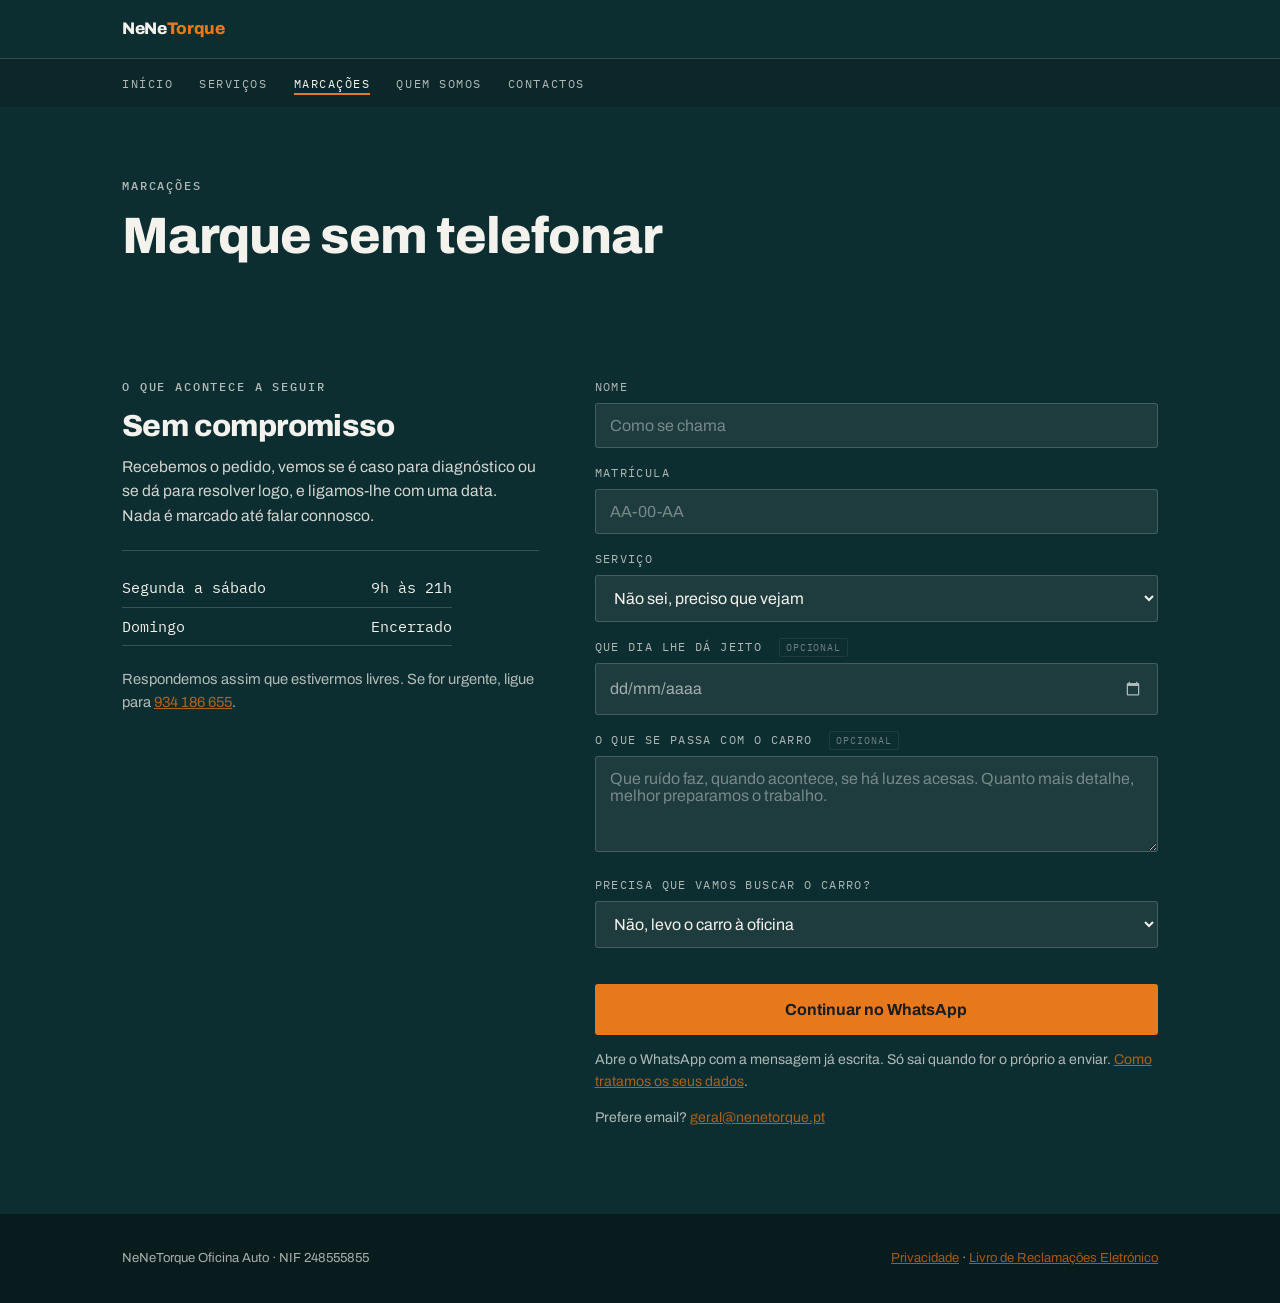
<file: marcacoes.html>
<!DOCTYPE html>
<html lang="pt-PT">
<head>
<meta charset="utf-8">
<meta name="viewport" content="width=device-width, initial-scale=1">
<title>Marcações · NeNeTorque Oficina Auto</title>
<meta name="description" content="Marque a reparação em menos de um minuto, sem telefonar. Descreva o sintoma da viatura e respondemos por WhatsApp no mesmo dia.">
<link rel="canonical" href="https://nenetorque.pt/marcacoes">
<link rel="icon" href="favicon.svg" type="image/svg+xml">
<meta property="og:type" content="website">
<meta property="og:site_name" content="NeNeTorque Oficina Auto">
<meta property="og:locale" content="pt_PT">
<meta property="og:title" content="Marcações · NeNeTorque Oficina Auto">
<meta property="og:description" content="Marque a reparação em menos de um minuto, sem telefonar. Descreva o sintoma da viatura e respondemos por WhatsApp no mesmo dia.">
<meta property="og:url" content="https://nenetorque.pt/marcacoes">
<meta property="og:image" content="https://nenetorque.pt/preview.jpg">
<meta name="twitter:card" content="summary_large_image">
<meta name="theme-color" content="#0D2E31">
<link rel="preload" href="fontes/archivo.woff2" as="font" type="font/woff2" crossorigin>
<link rel="stylesheet" href="style.css">
</head>
<body>

<header class="bar">
  <div class="wrap bar-top">
    <a class="brand" href="./">NeNe<span>Torque</span></a>
  </div>
  <nav class="nav" aria-label="Menu principal">
    <ul>
      <li><a href="./">Início</a></li>
      <li><a href="servicos">Serviços</a></li>
      <li><a href="marcacoes" aria-current="page">Marcações</a></li>
      <li><a href="quem-somos">Quem somos</a></li>
      <li class="nav-contactos"><a href="./#contactos">Contactos</a></li>
    </ul>
  </nav>
</header>

<div class="phead phead-curto">
  <div class="wrap">
    <span class="eyebrow">Marcações</span>
    <h1 style="font-size:clamp(1.9rem,6vw,3.2rem)">Marque sem telefonar</h1>
  </div>
</div>

<section class="book" style="padding-top:38px">
  <div class="wrap book-grid">

    <div class="book-form">
      <div class="field">
        <label for="f-nome">Nome</label>
        <input id="f-nome" type="text" placeholder="Como se chama"
               autocomplete="name" autocapitalize="words" enterkeyhint="next">
      </div>

      <div class="field">
        <label for="f-matricula">Matrícula</label>
        <input id="f-matricula" type="text" placeholder="AA-00-AA" maxlength="8"
               autocapitalize="characters" autocomplete="off" spellcheck="false" enterkeyhint="next"
               oninput="formatarMatricula(this)">
      </div>

      <div class="field">
        <label for="f-servico">Serviço</label>
        <select id="f-servico">
          <option>Não sei, preciso que vejam</option>
          <option>Diagnóstico de avarias</option>
          <option>Revisão ou mecânica geral</option>
          <option>Eletricidade e eletrónica</option>
          <option>Travões</option>
          <option>Pneus e equilibragem</option>
          <option>Distribuição</option>
        </select>
      </div>

      <div class="field">
        <label for="f-dia">Que dia lhe dá jeito <span class="opt">opcional</span></label>
        <span class="campo-data">
          <input id="f-dia" type="date">
          <span class="dica-data" aria-hidden="true">dd/mm/aaaa</span>
        </span>
      </div>

      <div class="field">
        <label for="f-desc">O que se passa com o carro <span class="opt">opcional</span></label>
        <textarea id="f-desc" enterkeyhint="done" placeholder="Que ruído faz, quando acontece, se há luzes acesas. Quanto mais detalhe, melhor preparamos o trabalho."></textarea>
      </div>

      <div class="field">
        <label for="f-recolha">Precisa que vamos buscar o carro?</label>
        <select id="f-recolha" onchange="alternarMorada()">
          <option>Não, levo o carro à oficina</option>
          <option>Sim, com recolha e entrega</option>
        </select>
      </div>

      <div class="field" id="campo-morada" hidden>
        <label for="f-morada">Onde vamos buscar o carro</label>
        <input id="f-morada" type="text" placeholder="Rua e localidade"
               autocomplete="street-address" autocapitalize="words" enterkeyhint="done">
        <p class="ajuda">15 € em Gondomar, 25 € nas restantes zonas. Cobrado à parte da reparação.</p>
      </div>

      <button class="btn btn-primary book-enviar" onclick="enviarPedido()">Continuar no WhatsApp</button>
      <div class="book-err" id="f-err" hidden></div>
      <p class="book-alt">Abre o WhatsApp com a mensagem já escrita. Só sai quando for o próprio a enviar. <a href="privacidade" style="color:var(--amber)">Como tratamos os seus dados</a>.</p>
      <p class="book-alt">Prefere email? <a href="mailto:geral@nenetorque.pt" style="color:var(--amber)">geral@nenetorque.pt</a></p>
    </div>

    <div class="book-info">
      <div class="book-contexto">
        <span class="eyebrow">O que acontece a seguir</span>
        <h2 style="font-size:clamp(1.4rem,4vw,1.9rem)">Sem compromisso</h2>
        <p style="opacity:.85;font-size:.98rem;margin-top:10px">Recebemos o pedido, vemos se é caso para diagnóstico ou se dá para resolver logo, e ligamos-lhe com uma data. Nada é marcado até falar connosco.</p>
      </div>

      <div class="hours hours-marcacoes">
        <div style="border-color:var(--line-dark)"><span>Segunda a sábado</span><span>9h às 21h</span></div>
        <div style="border-color:var(--line-dark)"><span>Domingo</span><span>Encerrado</span></div>
      </div>

      <p style="margin-top:22px;font-size:.92rem;opacity:.72">Respondemos assim que estivermos livres. Se for urgente, ligue para <a href="tel:+351934186655" style="color:var(--amber)">934 186 655</a>.</p>
    </div>

  </div>
</section>

<footer>
  <div class="wrap">
    <span>NeNeTorque Oficina Auto · NIF 248555855</span>
    <span><a href="privacidade">Privacidade</a> · <a href="https://www.livroreclamacoes.pt/inicio">Livro de Reclamações Eletrónico</a></span>
  </div>
</footer>

<nav class="callbar callbar-so" aria-label="Contacto rápido">
  <a class="c1" href="tel:+351934186655">Ligar 934 186 655</a>
</nav>

<script>
/* ---------- matricula ----------
   Quatro formatos em circulacao em Portugal, do mais antigo para o atual:
   AA-00-00 · 00-00-AA · 00-AA-00 · AA-00-AA                                  */
var FORMATOS = [
  /^[A-Z]{2}-\d{2}-\d{2}$/,
  /^\d{2}-\d{2}-[A-Z]{2}$/,
  /^\d{2}-[A-Z]{2}-\d{2}$/,
  /^[A-Z]{2}-\d{2}-[A-Z]{2}$/
];

function formatarMatricula(el){
  var v = el.value.toUpperCase().replace(/[^A-Z0-9]/g, '').slice(0, 6);
  var p = [];
  for (var i = 0; i < v.length; i += 2) p.push(v.slice(i, i + 2));
  el.value = p.join('-');
}

function matriculaValida(v){
  for (var i = 0; i < FORMATOS.length; i++) if (FORMATOS[i].test(v)) return true;
  return false;
}

function alternarMorada(){
  var quer = document.getElementById('f-recolha').selectedIndex === 1;
  document.getElementById('campo-morada').hidden = !quer;
}

function enviarPedido(){
  var v = function(id){ return document.getElementById(id).value.trim(); };
  var err = document.getElementById('f-err');
  var falhar = function(msg, foco){
    err.textContent = msg; err.hidden = false;
    var el = document.getElementById(foco);
    el.focus(); el.scrollIntoView({behavior:'smooth', block:'center'});
  };

  var nome = v('f-nome'), matricula = v('f-matricula');
  if(!nome)      return falhar('Falta o nome.', 'f-nome');
  if(!matricula) return falhar('Falta a matrícula. É por ela que identificamos o carro.', 'f-matricula');
  if(!matriculaValida(matricula))
    return falhar('A matrícula não está num formato português. Ex: AA-00-AA.', 'f-matricula');

  var recolha = document.getElementById('f-recolha').selectedIndex === 1;
  var morada = v('f-morada');
  if(recolha && !morada) return falhar('Diga-nos onde vamos buscar o carro.', 'f-morada');

  err.hidden = true;

  var dia = v('f-dia');
  if(dia){ var d = dia.split('-'); dia = d[2] + '/' + d[1] + '/' + d[0]; }

  var linhas = [
    'Pedido de marcação · NeNeTorque', '',
    'Nome: ' + nome,
    'Matrícula: ' + matricula
  ];
  linhas.push('Serviço: ' + v('f-servico'));
  linhas.push('Quando dá jeito: ' + (dia || 'Não indicado'));
  linhas.push('Recolha: ' + (recolha ? 'Sim, em ' + morada : 'Não, leva o carro à oficina'));
  linhas.push('', 'Descrição:', v('f-desc') || 'Não indicado');

  window.open('https://wa.me/351934186655?text=' + encodeURIComponent(linhas.join('\n')), '_blank');
}

/* nao deixa escolher um dia que ja passou */
(function(){
  var d = document.getElementById('f-dia');
  if(!d) return;
  d.min = new Date(Date.now() - new Date().getTimezoneOffset()*60000).toISOString().slice(0,10);
  /* marca o campo como vazio, para o dd/mm/aaaa ficar mais claro que um valor real */
  var marcar = function(){ d.classList.toggle('vazio', !d.value); };
  d.addEventListener('change', marcar); d.addEventListener('input', marcar); marcar();
})();
</script>

<script src="app.js"></script>
</body>
</html>
</file>
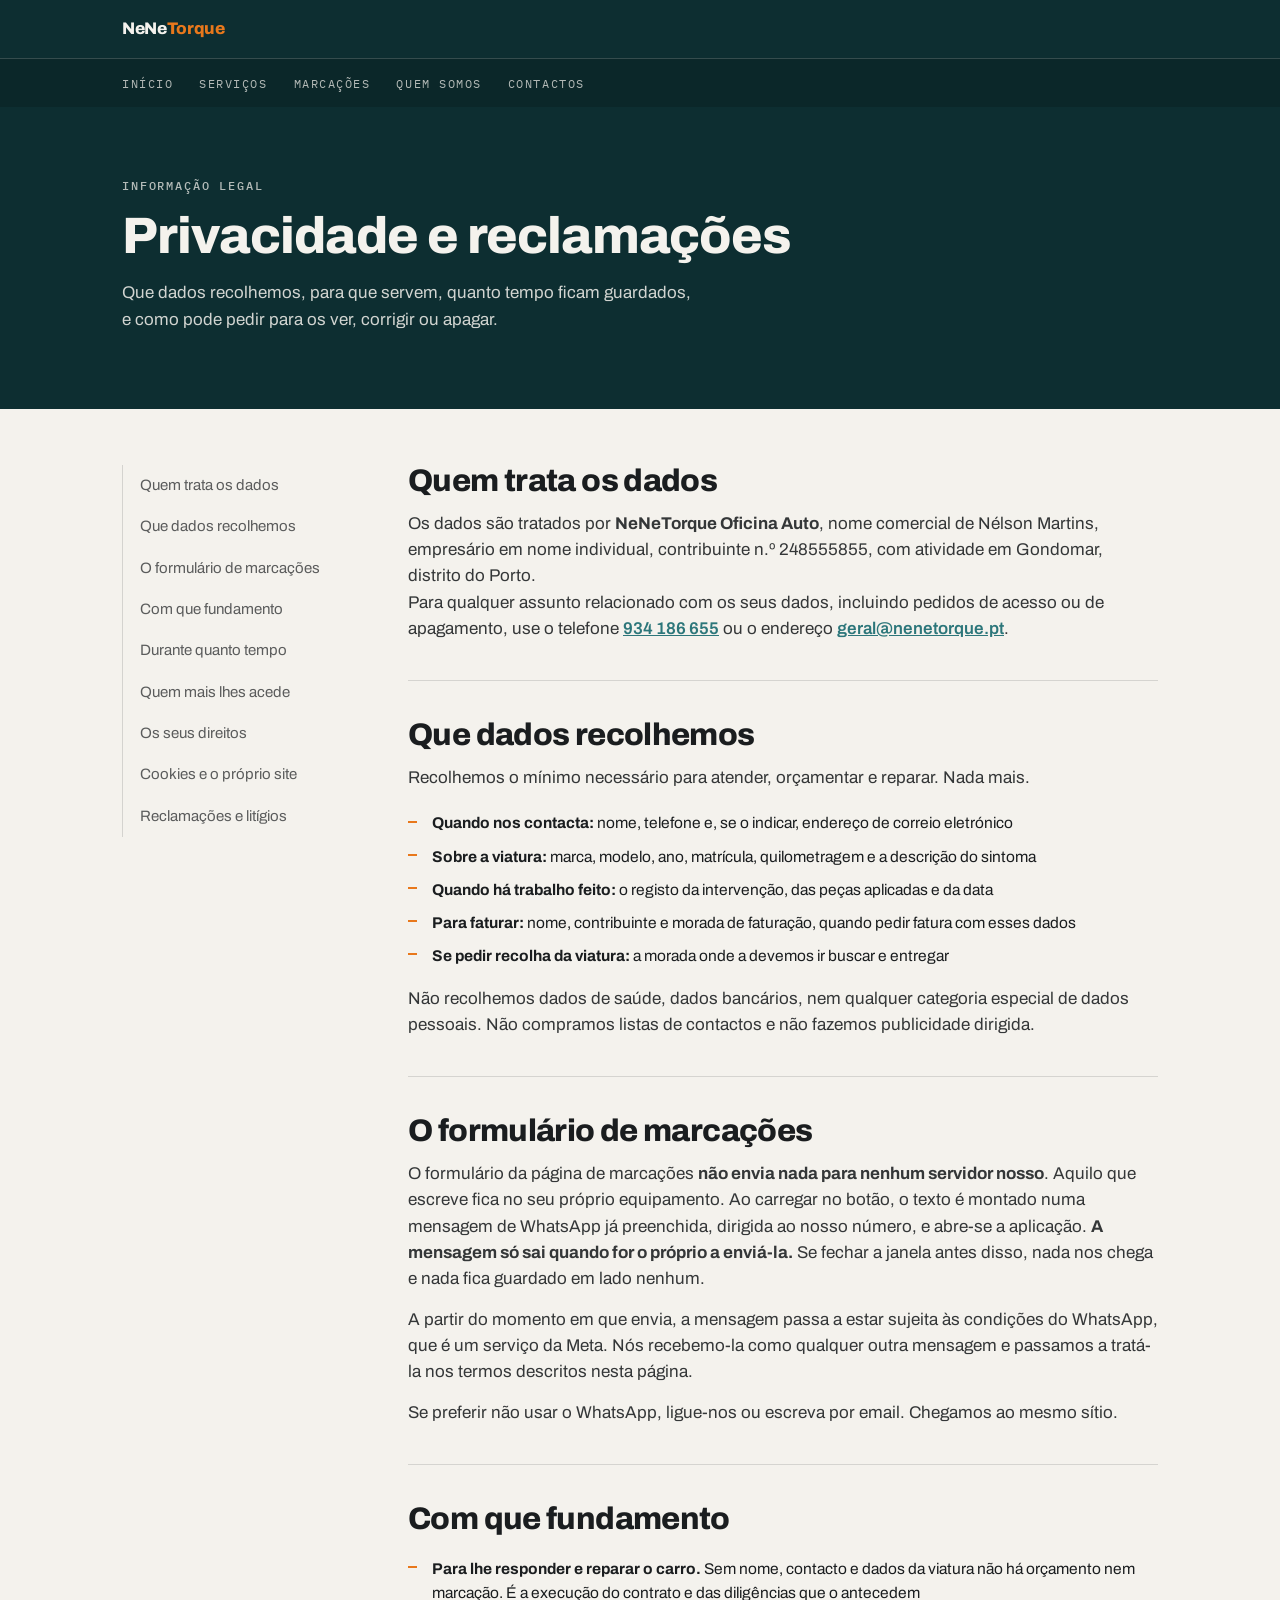
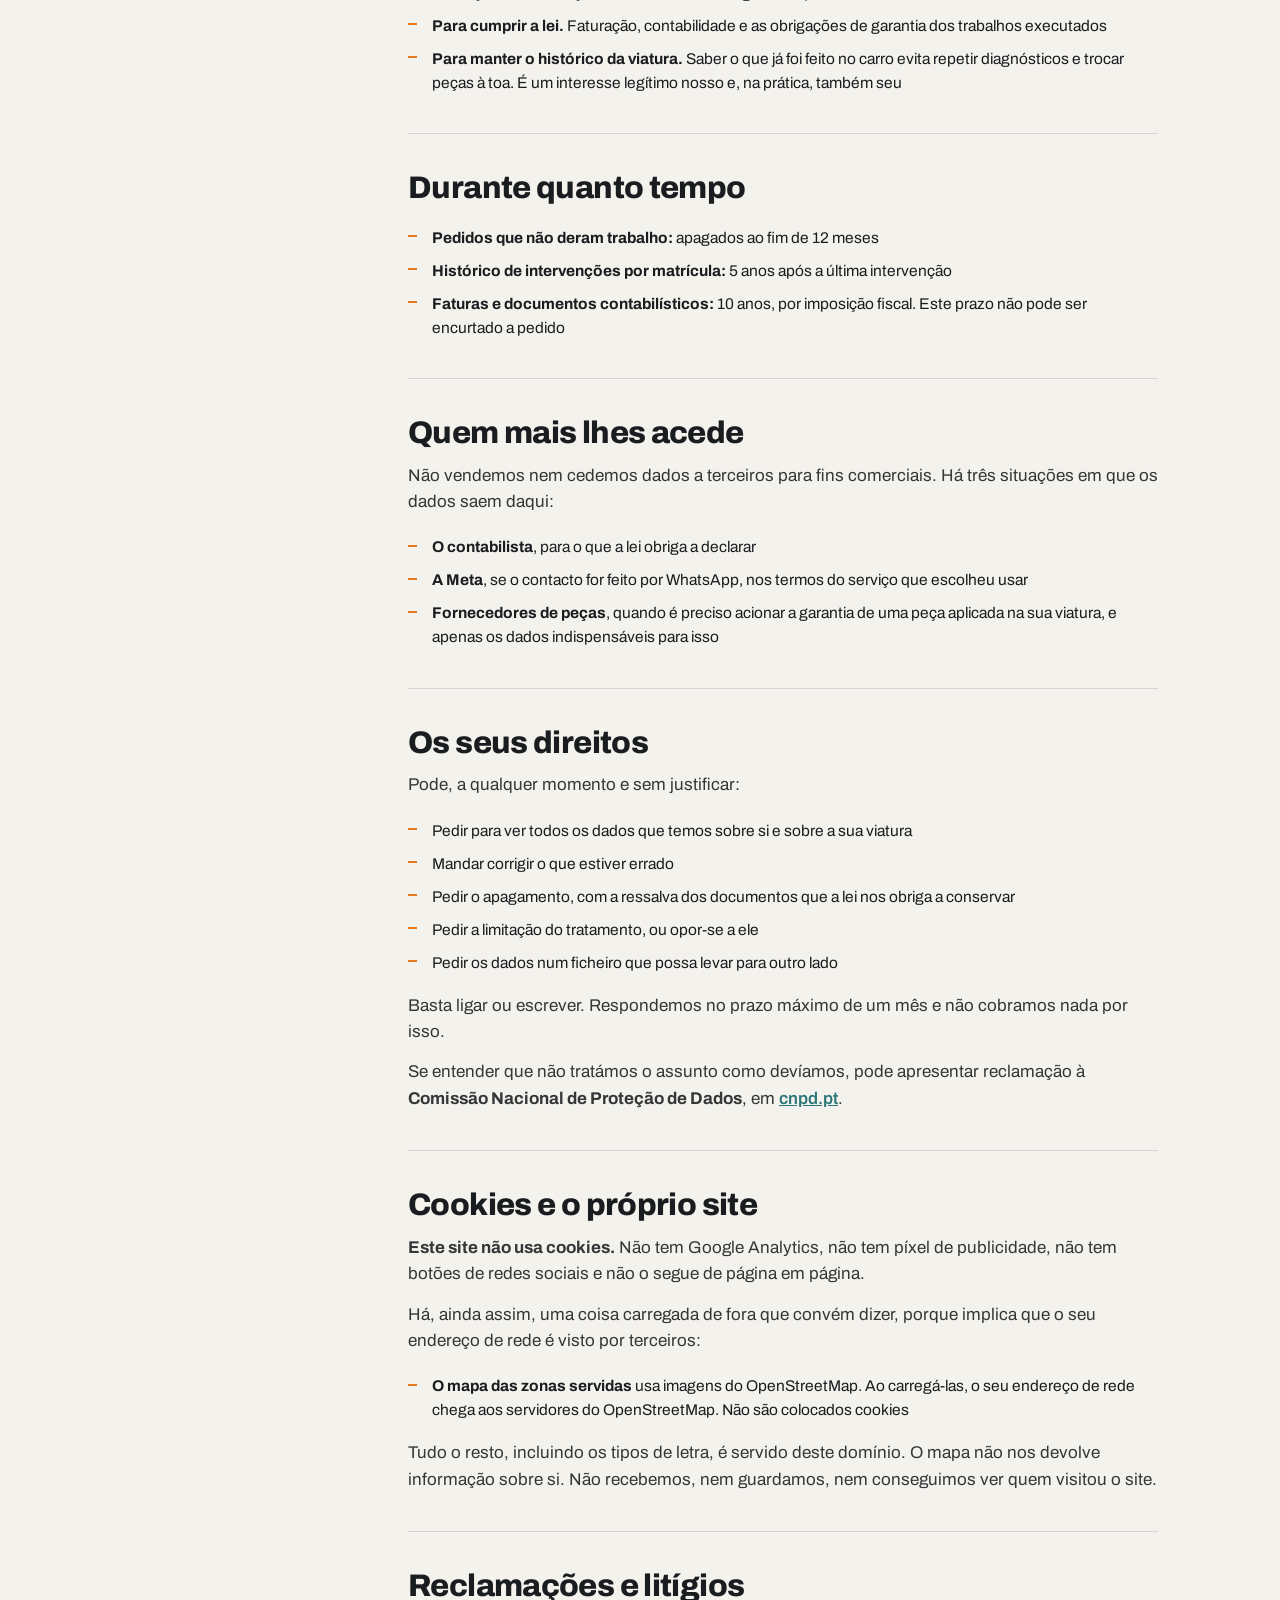
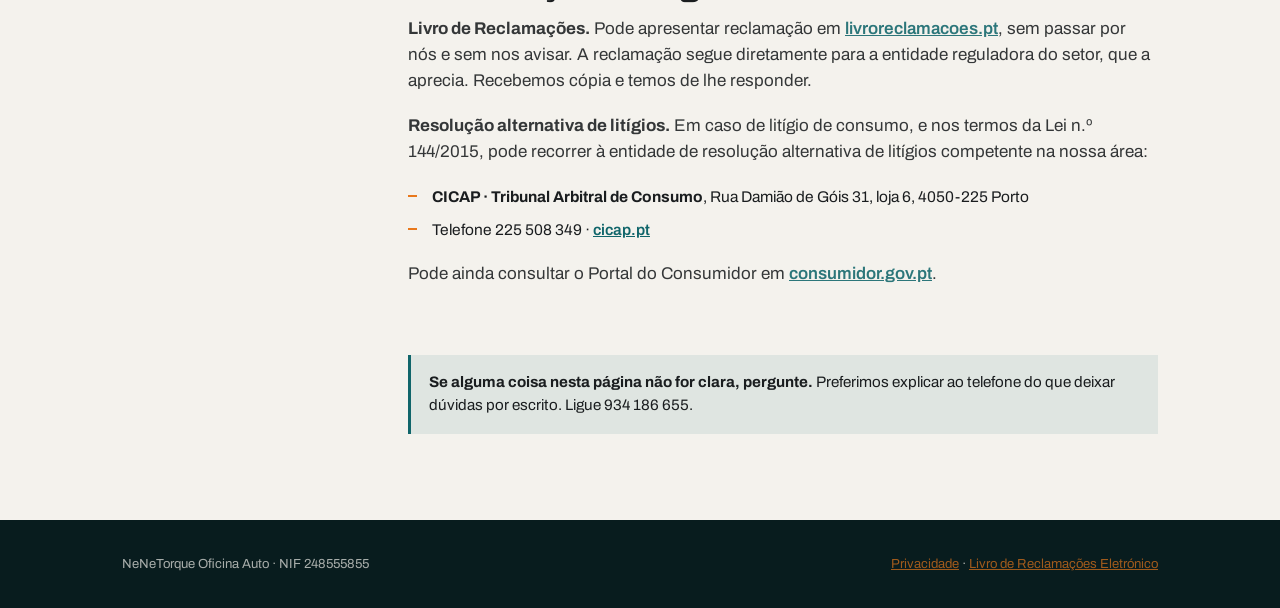
<file: privacidade.html>
<!DOCTYPE html>
<html lang="pt-PT">
<head>
<meta charset="utf-8">
<meta name="viewport" content="width=device-width, initial-scale=1">
<title>Privacidade · NeNeTorque Oficina Auto</title>
<meta name="description" content="Que dados recolhemos, para que servem, quanto tempo ficam guardados e como pode pedir para os ver, corrigir ou apagar.">
<link rel="canonical" href="https://nenetorque.pt/privacidade">
<link rel="icon" href="favicon.svg" type="image/svg+xml">
<meta property="og:type" content="website">
<meta property="og:site_name" content="NeNeTorque Oficina Auto">
<meta property="og:locale" content="pt_PT">
<meta property="og:title" content="Privacidade · NeNeTorque Oficina Auto">
<meta property="og:description" content="Que dados recolhemos, para que servem, quanto tempo ficam guardados e como pode pedir para os ver, corrigir ou apagar.">
<meta property="og:url" content="https://nenetorque.pt/privacidade">
<meta property="og:image" content="https://nenetorque.pt/preview.jpg">
<meta name="twitter:card" content="summary_large_image">
<meta name="robots" content="index,follow">
<meta name="theme-color" content="#0D2E31">
<link rel="preload" href="fontes/archivo.woff2" as="font" type="font/woff2" crossorigin>
<link rel="stylesheet" href="style.css">
</head>
<body>

<header class="bar">
  <div class="wrap bar-top">
    <a class="brand" href="./">NeNe<span>Torque</span></a>
  </div>
  <nav class="nav" aria-label="Menu principal">
    <ul>
      <li><a href="./">Início</a></li>
      <li><a href="servicos">Serviços</a></li>
      <li><a href="marcacoes">Marcações</a></li>
      <li><a href="quem-somos">Quem somos</a></li>
      <li class="nav-contactos"><a href="./#contactos">Contactos</a></li>
    </ul>
  </nav>
</header>

<div class="phead">
  <div class="wrap">
    <span class="eyebrow">Informação legal</span>
    <h1 style="font-size:clamp(1.9rem,6vw,3.2rem)">Privacidade e reclamações</h1>
    <p class="lede">Que dados recolhemos, para que servem, quanto tempo ficam guardados, e como pode pedir para os ver, corrigir ou apagar.</p>
  </div>
</div>

<section style="padding-top:48px">
  <div class="wrap doc">

    <nav class="doc-nav" aria-label="Índice">
      <ul>
        <li><a href="#responsavel">Quem trata os dados</a></li>
        <li><a href="#dados">Que dados recolhemos</a></li>
        <li><a href="#formulario">O formulário de marcações</a></li>
        <li><a href="#porque">Com que fundamento</a></li>
        <li><a href="#prazos">Durante quanto tempo</a></li>
        <li><a href="#quem">Quem mais lhes acede</a></li>
        <li><a href="#direitos">Os seus direitos</a></li>
        <li><a href="#site">Cookies e o próprio site</a></li>
        <li><a href="#reclamacoes">Reclamações e litígios</a></li>
      </ul>
    </nav>

    <div>
      <article class="svc-block" id="responsavel">
        <h2>Quem trata os dados</h2>
        <div class="svc-body">
        <p>Os dados são tratados por <strong>NeNeTorque Oficina Auto</strong>, nome comercial de Nélson Martins, empresário em nome individual, contribuinte n.º 248555855, com atividade em Gondomar, distrito do Porto.</p>
        <p>Para qualquer assunto relacionado com os seus dados, incluindo pedidos de acesso ou de apagamento, use o telefone <a href="tel:+351934186655" style="color:var(--teal);font-weight:600">934 186 655</a> ou o endereço <a href="mailto:geral@nenetorque.pt" style="color:var(--teal);font-weight:600">geral@nenetorque.pt</a>.</p>
        </div>
      </article>

      <article class="svc-block" id="dados">
        <h2>Que dados recolhemos</h2>
        <div class="svc-body">
        <p>Recolhemos o mínimo necessário para atender, orçamentar e reparar. Nada mais.</p>
        <ul>
          <li><strong>Quando nos contacta:</strong> nome, telefone e, se o indicar, endereço de correio eletrónico</li>
          <li><strong>Sobre a viatura:</strong> marca, modelo, ano, matrícula, quilometragem e a descrição do sintoma</li>
          <li><strong>Quando há trabalho feito:</strong> o registo da intervenção, das peças aplicadas e da data</li>
          <li><strong>Para faturar:</strong> nome, contribuinte e morada de faturação, quando pedir fatura com esses dados</li>
          <li><strong>Se pedir recolha da viatura:</strong> a morada onde a devemos ir buscar e entregar</li>
        </ul>
        <p style="margin-top:18px">Não recolhemos dados de saúde, dados bancários, nem qualquer categoria especial de dados pessoais. Não compramos listas de contactos e não fazemos publicidade dirigida.</p>
        </div>
      </article>

      <article class="svc-block" id="formulario">
        <h2>O formulário de marcações</h2>
        <div class="svc-body">
        <p>O formulário da página de marcações <strong>não envia nada para nenhum servidor nosso</strong>. Aquilo que escreve fica no seu próprio equipamento. Ao carregar no botão, o texto é montado numa mensagem de WhatsApp já preenchida, dirigida ao nosso número, e abre-se a aplicação. <strong>A mensagem só sai quando for o próprio a enviá-la.</strong> Se fechar a janela antes disso, nada nos chega e nada fica guardado em lado nenhum.</p>
        <p style="margin-top:14px">A partir do momento em que envia, a mensagem passa a estar sujeita às condições do WhatsApp, que é um serviço da Meta. Nós recebemo-la como qualquer outra mensagem e passamos a tratá-la nos termos descritos nesta página.</p>
        <p style="margin-top:14px">Se preferir não usar o WhatsApp, ligue-nos ou escreva por email. Chegamos ao mesmo sítio.</p>
        </div>
      </article>

      <article class="svc-block" id="porque">
        <h2>Com que fundamento</h2>
        <div class="svc-body">
        <ul>
          <li><strong>Para lhe responder e reparar o carro.</strong> Sem nome, contacto e dados da viatura não há orçamento nem marcação. É a execução do contrato e das diligências que o antecedem</li>
          <li><strong>Para cumprir a lei.</strong> Faturação, contabilidade e as obrigações de garantia dos trabalhos executados</li>
          <li><strong>Para manter o histórico da viatura.</strong> Saber o que já foi feito no carro evita repetir diagnósticos e trocar peças à toa. É um interesse legítimo nosso e, na prática, também seu</li>
        </ul>
        </div>
      </article>

      <article class="svc-block" id="prazos">
        <h2>Durante quanto tempo</h2>
        <div class="svc-body">
        <ul>
          <li><strong>Pedidos que não deram trabalho:</strong> apagados ao fim de 12 meses</li>
          <li><strong>Histórico de intervenções por matrícula:</strong> 5 anos após a última intervenção</li>
          <li><strong>Faturas e documentos contabilísticos:</strong> 10 anos, por imposição fiscal. Este prazo não pode ser encurtado a pedido</li>
        </ul>
        </div>
      </article>

      <article class="svc-block" id="quem">
        <h2>Quem mais lhes acede</h2>
        <div class="svc-body">
        <p>Não vendemos nem cedemos dados a terceiros para fins comerciais. Há três situações em que os dados saem daqui:</p>
        <ul>
          <li><strong>O contabilista</strong>, para o que a lei obriga a declarar</li>
          <li><strong>A Meta</strong>, se o contacto for feito por WhatsApp, nos termos do serviço que escolheu usar</li>
          <li><strong>Fornecedores de peças</strong>, quando é preciso acionar a garantia de uma peça aplicada na sua viatura, e apenas os dados indispensáveis para isso</li>
        </ul>
        </div>
      </article>

      <article class="svc-block" id="direitos">
        <h2>Os seus direitos</h2>
        <div class="svc-body">
        <p>Pode, a qualquer momento e sem justificar:</p>
        <ul>
          <li>Pedir para ver todos os dados que temos sobre si e sobre a sua viatura</li>
          <li>Mandar corrigir o que estiver errado</li>
          <li>Pedir o apagamento, com a ressalva dos documentos que a lei nos obriga a conservar</li>
          <li>Pedir a limitação do tratamento, ou opor-se a ele</li>
          <li>Pedir os dados num ficheiro que possa levar para outro lado</li>
        </ul>
        <p style="margin-top:18px">Basta ligar ou escrever. Respondemos no prazo máximo de um mês e não cobramos nada por isso.</p>
        <p style="margin-top:14px">Se entender que não tratámos o assunto como devíamos, pode apresentar reclamação à <strong>Comissão Nacional de Proteção de Dados</strong>, em <a href="https://www.cnpd.pt" target="_blank" rel="noopener" style="color:var(--teal);font-weight:600">cnpd.pt</a>.</p>
        </div>
      </article>

      <article class="svc-block" id="site">
        <h2>Cookies e o próprio site</h2>
        <div class="svc-body">
        <p><strong>Este site não usa cookies.</strong> Não tem Google Analytics, não tem píxel de publicidade, não tem botões de redes sociais e não o segue de página em página.</p>
        <p style="margin-top:14px">Há, ainda assim, uma coisa carregada de fora que convém dizer, porque implica que o seu endereço de rede é visto por terceiros:</p>
        <ul>
          <li><strong>O mapa das zonas servidas</strong> usa imagens do OpenStreetMap. Ao carregá-las, o seu endereço de rede chega aos servidores do OpenStreetMap. Não são colocados cookies</li>
        </ul>
        <p style="margin-top:18px">Tudo o resto, incluindo os tipos de letra, é servido deste domínio. O mapa não nos devolve informação sobre si. Não recebemos, nem guardamos, nem conseguimos ver quem visitou o site.</p>
        </div>
      </article>

      <article class="svc-block" id="reclamacoes">
        <h2>Reclamações e litígios</h2>
        <div class="svc-body">
        <p><strong>Livro de Reclamações.</strong> Pode apresentar reclamação em <a href="https://www.livroreclamacoes.pt/inicio" target="_blank" rel="noopener" style="color:var(--teal);font-weight:600">livroreclamacoes.pt</a>, sem passar por nós e sem nos avisar. A reclamação segue diretamente para a entidade reguladora do setor, que a aprecia. Recebemos cópia e temos de lhe responder.</p>
        <p style="margin-top:18px"><strong>Resolução alternativa de litígios.</strong> Em caso de litígio de consumo, e nos termos da Lei n.º 144/2015, pode recorrer à entidade de resolução alternativa de litígios competente na nossa área:</p>
        <ul>
          <li><strong>CICAP · Tribunal Arbitral de Consumo</strong>, Rua Damião de Góis 31, loja 6, 4050-225 Porto</li>
          <li>Telefone 225 508 349 · <a href="https://www.cicap.pt" target="_blank" rel="noopener" style="color:var(--teal);font-weight:600">cicap.pt</a></li>
        </ul>
        <p style="margin-top:18px">Pode ainda consultar o Portal do Consumidor em <a href="https://www.consumidor.gov.pt" target="_blank" rel="noopener" style="color:var(--teal);font-weight:600">consumidor.gov.pt</a>.</p>
        </div>
      </article>

      <p class="svc-note"><strong>Se alguma coisa nesta página não for clara, pergunte.</strong> Preferimos explicar ao telefone do que deixar dúvidas por escrito. Ligue 934 186 655.</p>
    </div>
  </div>
</section>

<footer>
  <div class="wrap">
    <span>NeNeTorque Oficina Auto · NIF 248555855</span>
    <span><a href="privacidade">Privacidade</a> · <a href="https://www.livroreclamacoes.pt/inicio">Livro de Reclamações Eletrónico</a></span>
  </div>
</footer>

<nav class="callbar callbar-so" aria-label="Contacto rápido">
  <a class="c1" href="tel:+351934186655">Ligar 934 186 655</a>
</nav>

<script src="app.js"></script>
</body>
</html>
</file>
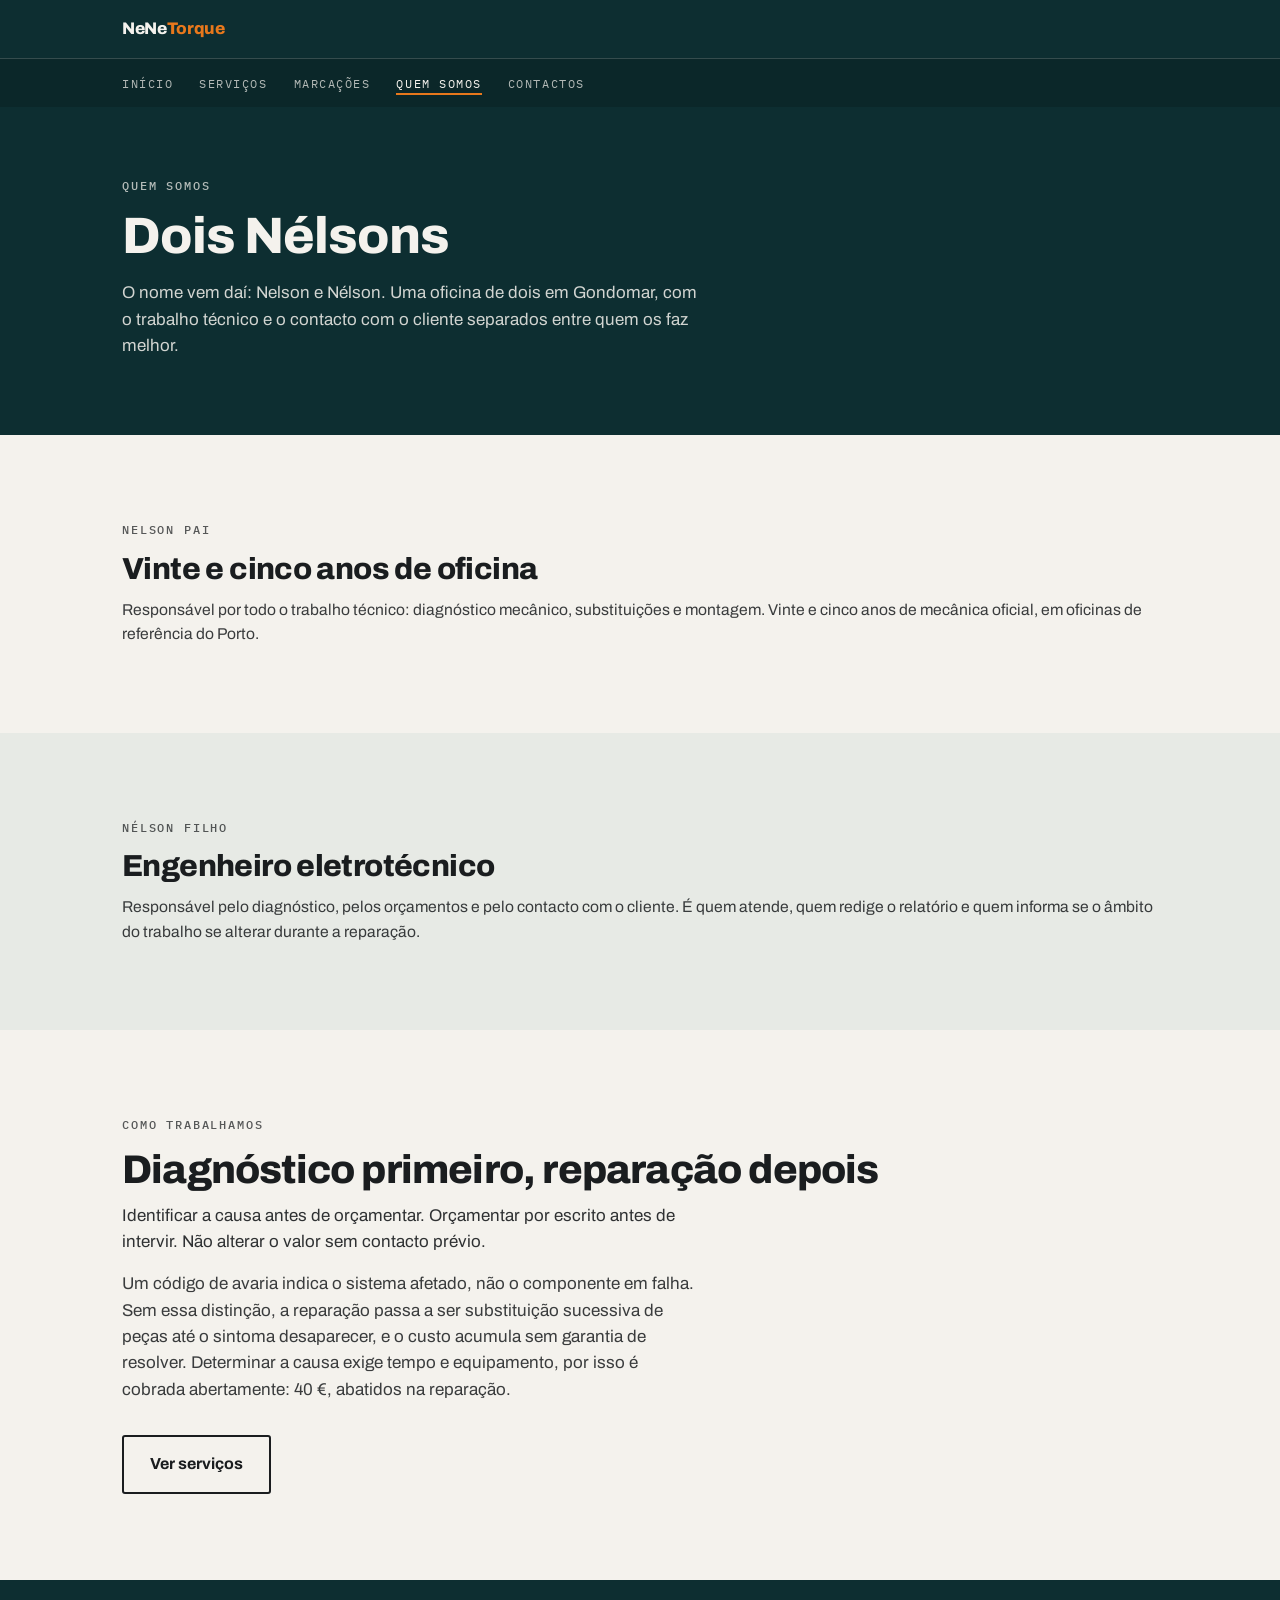
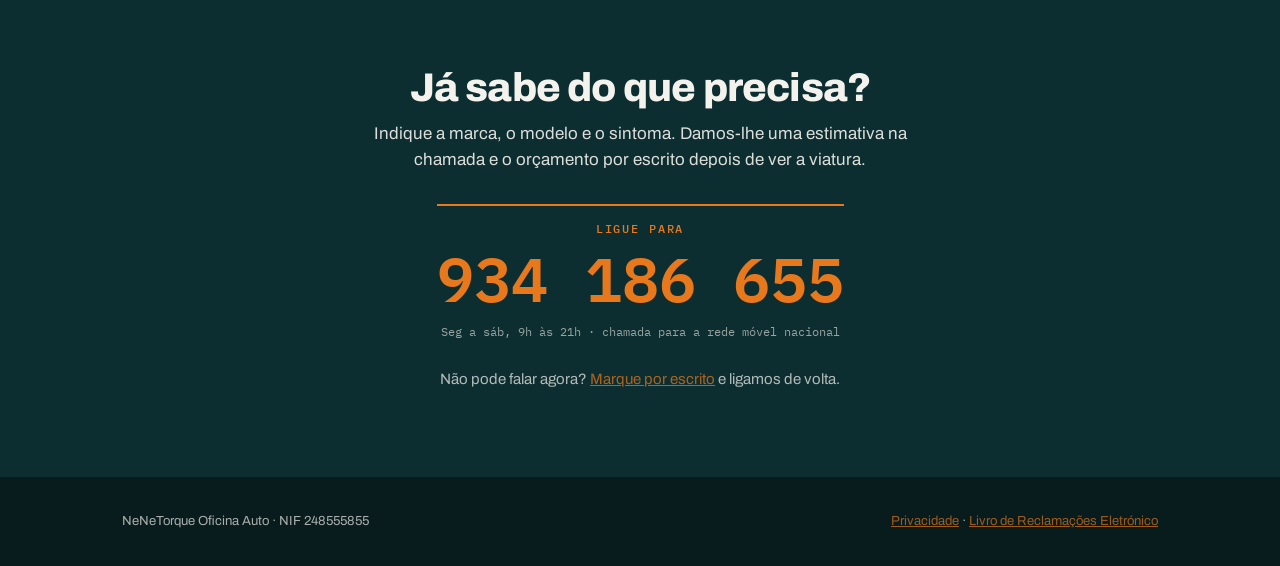
<file: quem-somos.html>
<!DOCTYPE html>
<html lang="pt-PT">
<head>
<meta charset="utf-8">
<meta name="viewport" content="width=device-width, initial-scale=1">
<title>Quem somos · NeNeTorque Oficina Auto</title>
<meta name="description" content="Oficina de família em Gondomar, com vinte e cinco anos de experiência em mecânica. Primeiro descobrimos a avaria, só depois reparamos.">
<link rel="canonical" href="https://nenetorque.pt/quem-somos">
<link rel="icon" href="favicon.svg" type="image/svg+xml">
<meta property="og:type" content="website">
<meta property="og:site_name" content="NeNeTorque Oficina Auto">
<meta property="og:locale" content="pt_PT">
<meta property="og:title" content="Quem somos · NeNeTorque Oficina Auto">
<meta property="og:description" content="Oficina de família em Gondomar, com vinte e cinco anos de experiência em mecânica. Primeiro descobrimos a avaria, só depois reparamos.">
<meta property="og:url" content="https://nenetorque.pt/quem-somos">
<meta property="og:image" content="https://nenetorque.pt/preview.jpg">
<meta name="twitter:card" content="summary_large_image">
<meta name="theme-color" content="#0D2E31">
<link rel="preload" href="fontes/archivo.woff2" as="font" type="font/woff2" crossorigin>
<link rel="stylesheet" href="style.css">
</head>
<body>

<header class="bar">
  <div class="wrap bar-top">
    <a class="brand" href="./">NeNe<span>Torque</span></a>
  </div>
  <nav class="nav" aria-label="Menu principal">
    <ul>
      <li><a href="./">Início</a></li>
      <li><a href="servicos">Serviços</a></li>
      <li><a href="marcacoes">Marcações</a></li>
      <li><a href="quem-somos" aria-current="page">Quem somos</a></li>
      <li class="nav-contactos"><a href="./#contactos">Contactos</a></li>
    </ul>
  </nav>
</header>

<div class="phead">
  <div class="wrap">
    <span class="eyebrow">Quem somos</span>
    <h1 style="font-size:clamp(1.9rem,6vw,3.2rem)">Dois Nélsons</h1>
    <p class="lede">O nome vem daí: Nelson e Nélson. Uma oficina de dois em Gondomar, com o trabalho técnico e o contacto com o cliente separados entre quem os faz melhor.</p>
  </div>
</div>

<section>
  <div class="wrap">
    <div class="cols cols-1" style="margin-top:0">
      <div>
        <span class="eyebrow">Nelson pai</span>
        <h2 style="font-size:clamp(1.4rem,4vw,1.9rem)">Vinte e cinco anos de oficina</h2>
        <p>Responsável por todo o trabalho técnico: diagnóstico mecânico, substituições e montagem. Vinte e cinco anos de mecânica oficial, em oficinas de referência do Porto.</p>
      </div>
      <div class="photo por-fazer">FOTO A COLOCAR<br>Mãos a trabalhar numa peça.<br><br>Enquadramento fechado,<br>luz natural.</div>
    </div>
  </div>
</section>

<section style="background:rgba(16,101,106,.06)">
  <div class="wrap">
    <div class="cols cols-1" style="margin-top:0">
      <div class="photo por-fazer">FOTO A COLOCAR<br>Aparelho de diagnóstico<br>ligado a um carro,<br>com o ecrã visível.</div>
      <div>
        <span class="eyebrow">Nélson filho</span>
        <h2 style="font-size:clamp(1.4rem,4vw,1.9rem)">Engenheiro eletrotécnico</h2>
        <p>Responsável pelo diagnóstico, pelos orçamentos e pelo contacto com o cliente. É quem atende, quem redige o relatório e quem informa se o âmbito do trabalho se alterar durante a reparação.</p>
      </div>
    </div>
  </div>
</section>

<section>
  <div class="wrap">
    <span class="eyebrow">Como trabalhamos</span>
    <h2>Diagnóstico primeiro, reparação depois</h2>
    <p class="lede">Identificar a causa antes de orçamentar. Orçamentar por escrito antes de intervir. Não alterar o valor sem contacto prévio.</p>
    <p style="margin-top:16px;max-width:58ch;opacity:.85">Um código de avaria indica o sistema afetado, não o componente em falha. Sem essa distinção, a reparação passa a ser substituição sucessiva de peças até o sintoma desaparecer, e o custo acumula sem garantia de resolver. Determinar a causa exige tempo e equipamento, por isso é cobrada abertamente: 40 €, abatidos na reparação.</p>
    <div class="btn-row so-tel">
      <a class="btn btn-primary" href="tel:+351934186655">Ligar 934 186 655</a>
      <a class="btn btn-ghost escuro" href="servicos">Ver serviços</a>
    </div>
    <div class="so-pc" style="margin-top:32px">
      <a class="btn btn-ghost escuro" href="servicos">Ver serviços</a>
    </div>
  </div>
</section>

<section class="cta">
  <div class="wrap">
    <h2>Já sabe do que precisa?</h2>
    <p class="lede">Indique a marca, o modelo e o sintoma. Damos-lhe uma estimativa na chamada e o orçamento por escrito depois de ver a viatura.</p>
    <div class="so-tel">
      <a class="tel-big" href="tel:+351934186655">934 186 655</a>
      <div class="btn-row center">
        <a class="btn btn-primary" href="tel:+351934186655">Ligar agora</a>
      </div>
    </div>
    <div class="chamada-bloco so-pc">
      <span class="chamada-et">Ligue para</span>
      <span class="chamada-num">934 186 655</span>
      <p class="chamada-meta">Seg a sáb, 9h às 21h · chamada para a rede móvel nacional</p>
    </div>
    <p class="alt">Não pode falar agora? <a href="marcacoes" style="color:var(--amber)">Marque por escrito</a> e ligamos de volta.</p>
  </div>
</section>

<footer>
  <div class="wrap">
    <span>NeNeTorque Oficina Auto · NIF 248555855</span>
    <span><a href="privacidade">Privacidade</a> · <a href="https://www.livroreclamacoes.pt/inicio">Livro de Reclamações Eletrónico</a></span>
  </div>
</footer>

<nav class="callbar" aria-label="Contacto rápido">
  <a class="c1" href="tel:+351934186655">Ligar</a>
  <a class="c2" href="marcacoes">Marcar</a>
</nav>

<script src="app.js"></script>
</body>
</html>
</file>
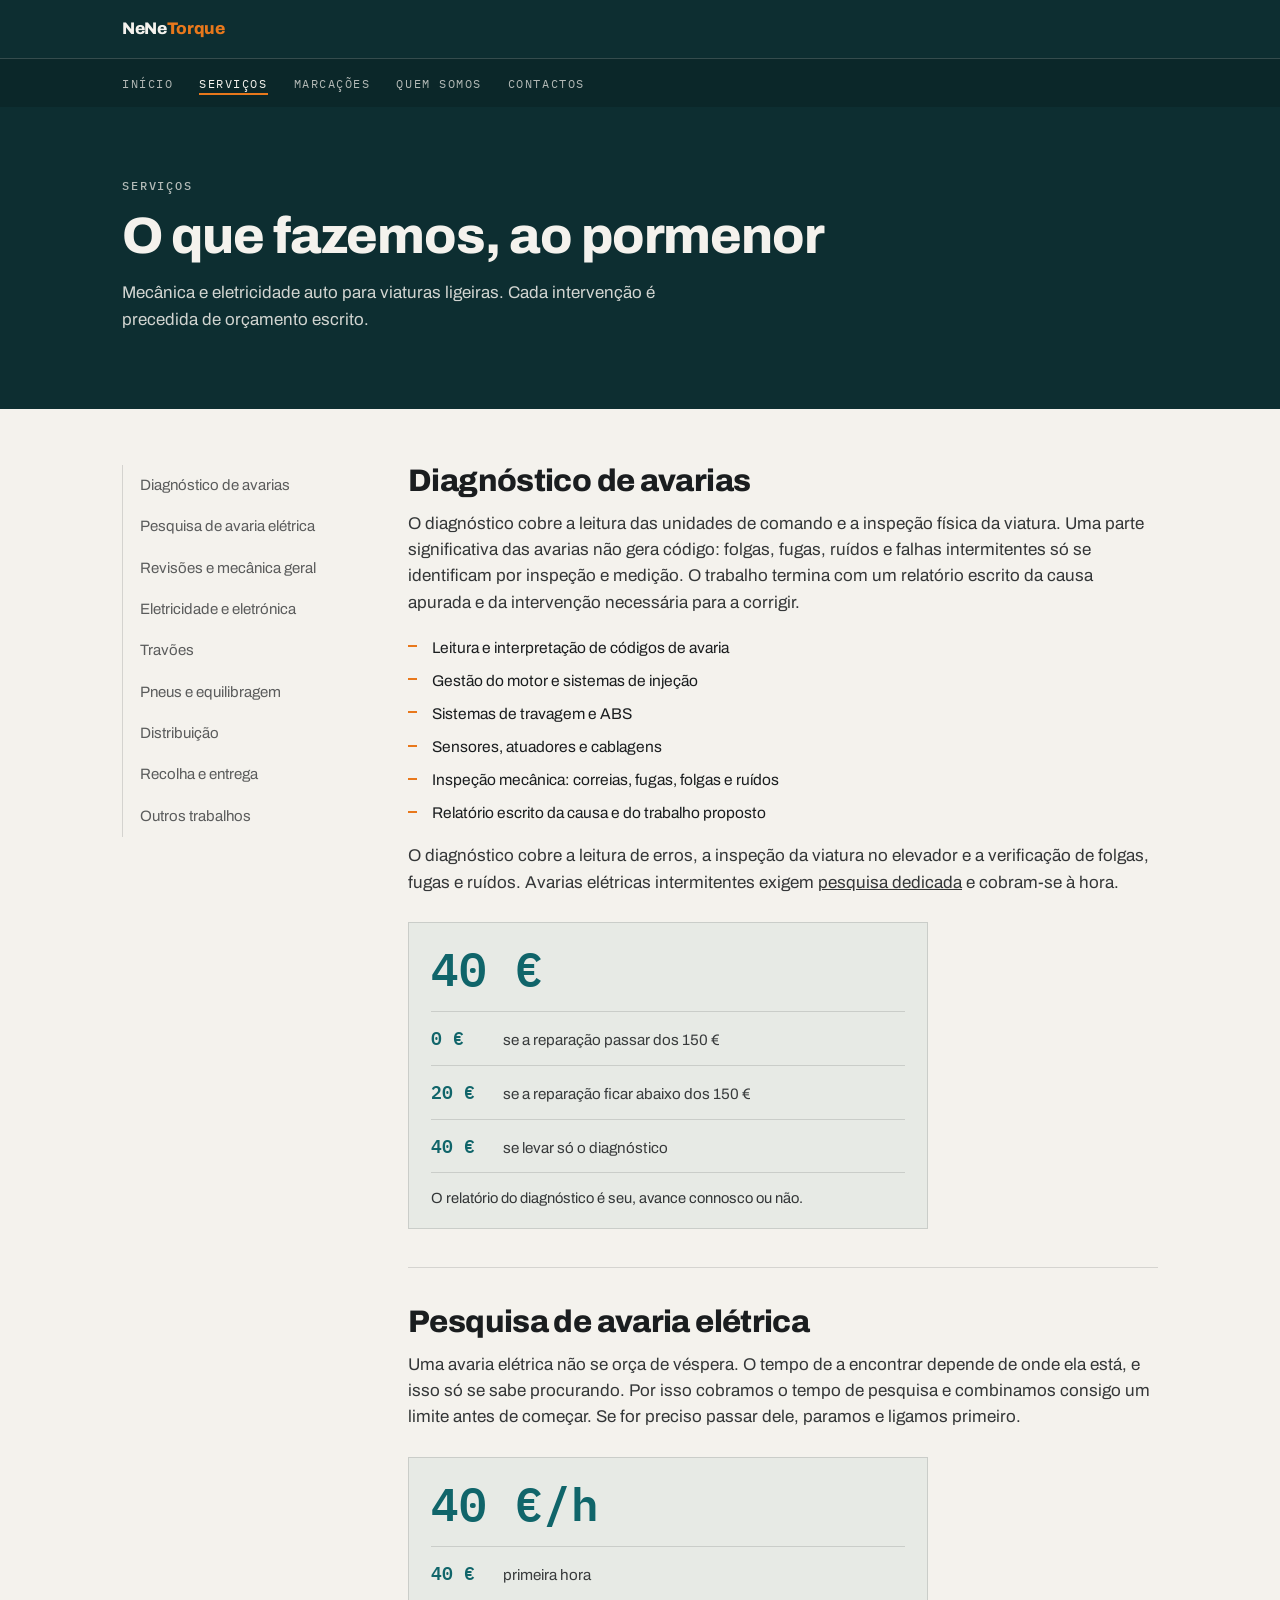
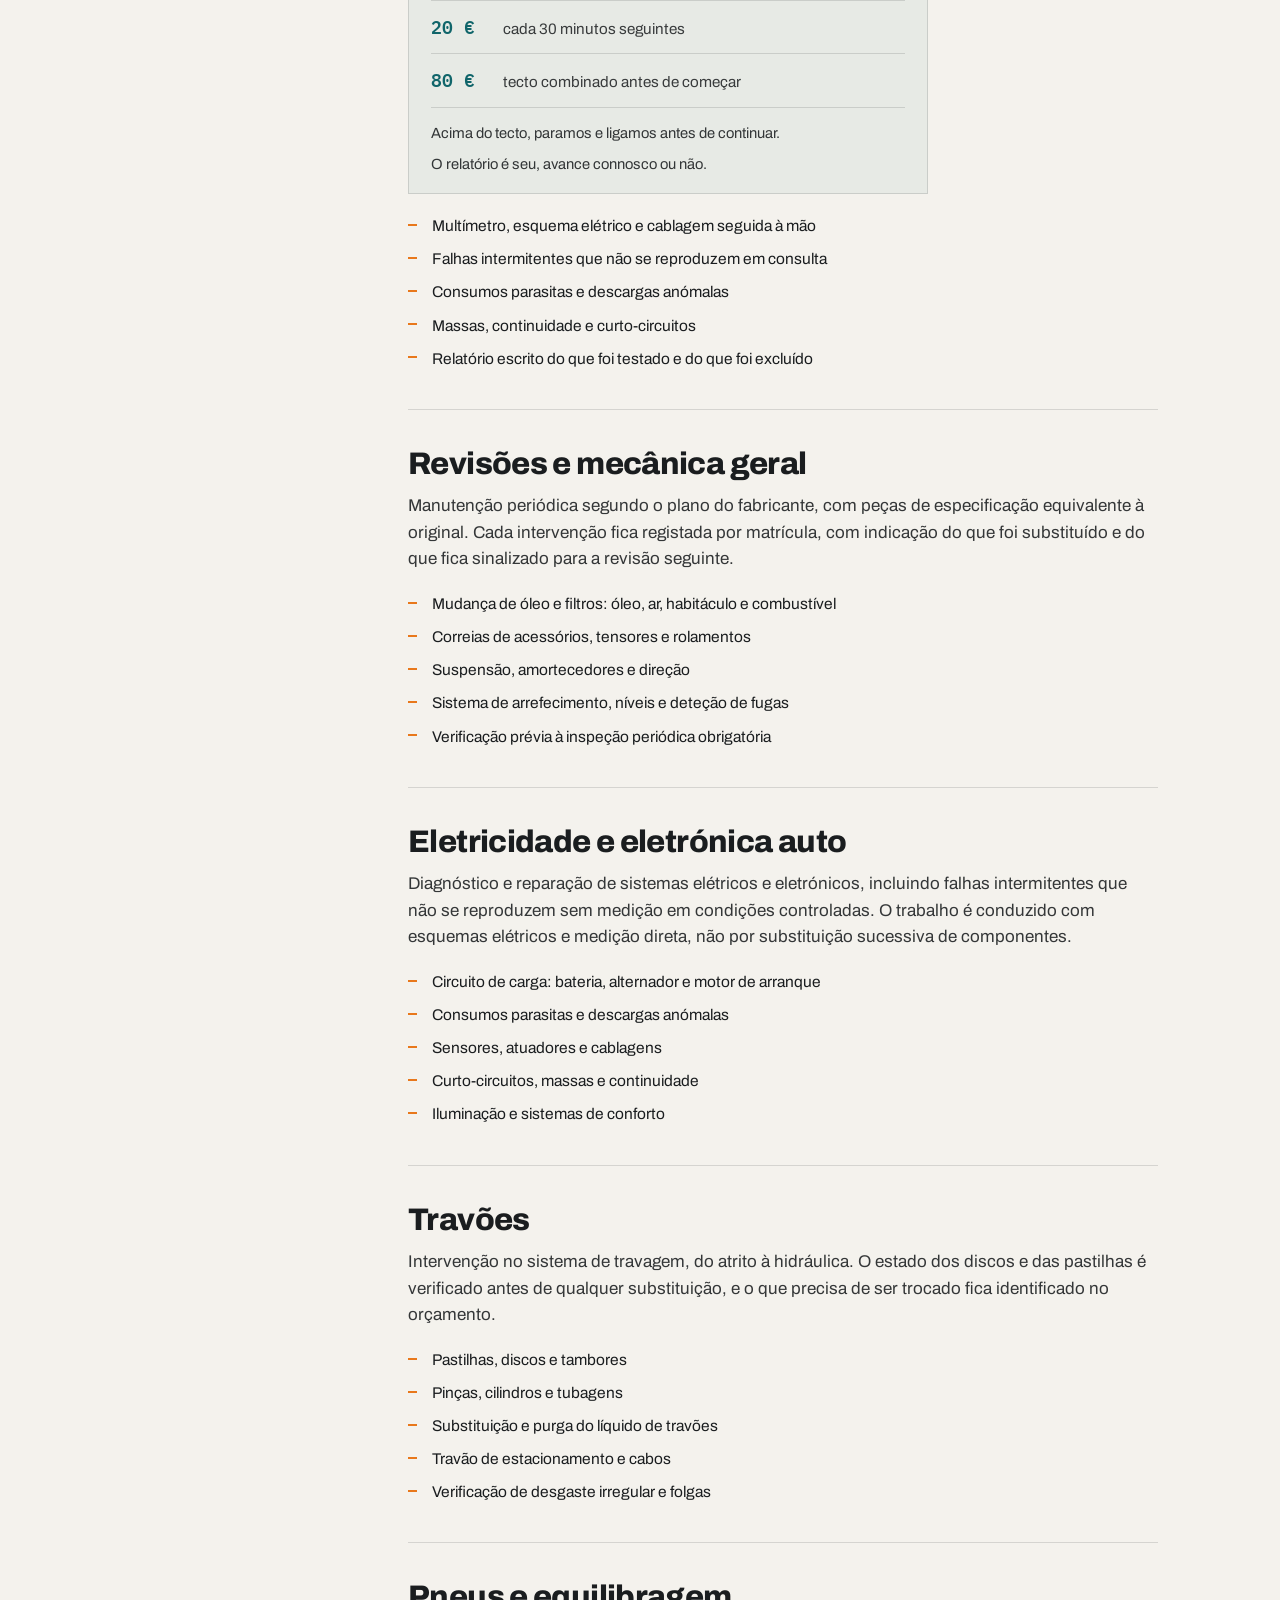
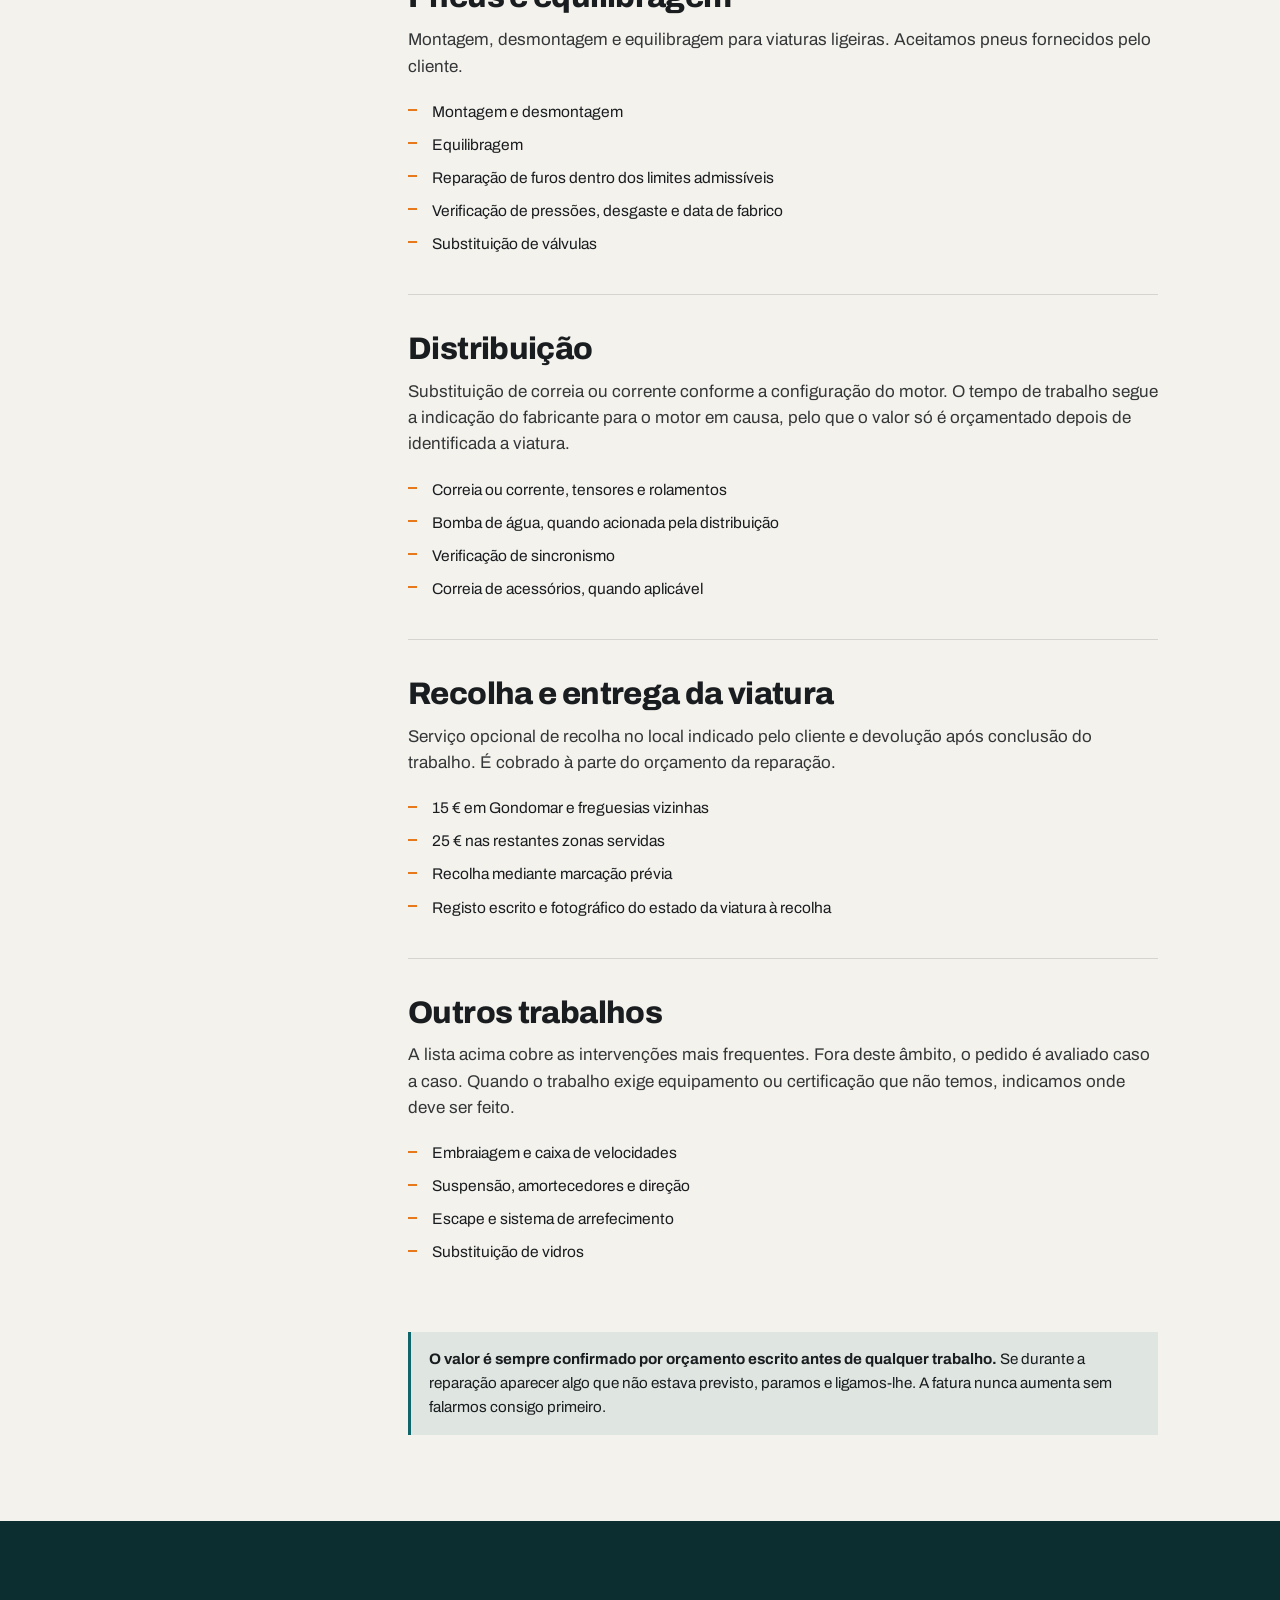
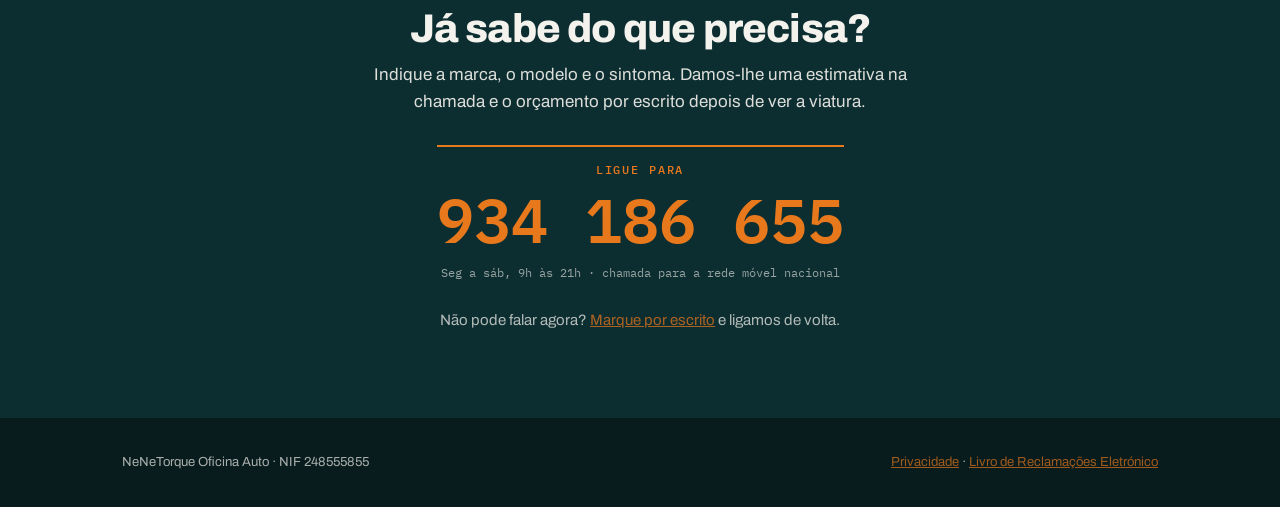
<file: servicos.html>
<!DOCTYPE html>
<html lang="pt-PT">
<head>
<meta charset="utf-8">
<meta name="viewport" content="width=device-width, initial-scale=1">
<title>Serviços · NeNeTorque Oficina Auto</title>
<meta name="description" content="Diagnóstico, revisões, travões, eletricidade auto, pneus, distribuição e embraiagem em Gondomar. Orçamento escrito antes de qualquer trabalho.">
<link rel="canonical" href="https://nenetorque.pt/servicos">
<link rel="icon" href="favicon.svg" type="image/svg+xml">
<meta property="og:type" content="website">
<meta property="og:site_name" content="NeNeTorque Oficina Auto">
<meta property="og:locale" content="pt_PT">
<meta property="og:title" content="Serviços · NeNeTorque Oficina Auto">
<meta property="og:description" content="Diagnóstico, revisões, travões, eletricidade auto, pneus, distribuição e embraiagem em Gondomar. Orçamento escrito antes de qualquer trabalho.">
<meta property="og:url" content="https://nenetorque.pt/servicos">
<meta property="og:image" content="https://nenetorque.pt/preview.jpg">
<meta name="twitter:card" content="summary_large_image">
<meta name="theme-color" content="#0D2E31">
<link rel="preload" href="fontes/archivo.woff2" as="font" type="font/woff2" crossorigin>
<link rel="stylesheet" href="style.css">
</head>
<body>

<header class="bar">
  <div class="wrap bar-top">
    <a class="brand" href="./">NeNe<span>Torque</span></a>
  </div>
  <nav class="nav" aria-label="Menu principal">
    <ul>
      <li><a href="./">Início</a></li>
      <li><a href="servicos" aria-current="page">Serviços</a></li>
      <li><a href="marcacoes">Marcações</a></li>
      <li><a href="quem-somos">Quem somos</a></li>
      <li class="nav-contactos"><a href="./#contactos">Contactos</a></li>
    </ul>
  </nav>
</header>

<div class="phead">
  <div class="wrap">
    <span class="eyebrow">Serviços</span>
    <h1 style="font-size:clamp(1.9rem,6vw,3.2rem)">O que fazemos, ao pormenor</h1>
    <p class="lede">Mecânica e eletricidade auto para viaturas ligeiras. Cada intervenção é precedida de orçamento escrito.</p>
  </div>
</div>

<section style="padding-top:48px">
  <div class="wrap doc">

    <nav class="doc-nav" aria-label="Índice de serviços">
      <ul>
        <li><a href="#diagnostico">Diagnóstico de avarias</a></li>
        <li><a href="#pesquisa-eletrica">Pesquisa de avaria elétrica</a></li>
        <li><a href="#revisoes">Revisões e mecânica geral</a></li>
        <li><a href="#eletricidade">Eletricidade e eletrónica</a></li>
        <li><a href="#travoes">Travões</a></li>
        <li><a href="#pneus">Pneus e equilibragem</a></li>
        <li><a href="#distribuicao">Distribuição</a></li>
        <li><a href="#recolha">Recolha e entrega</a></li>
        <li><a href="#outros">Outros trabalhos</a></li>
      </ul>
    </nav>

    <div>
      <article class="svc-block" id="diagnostico">
        <h2>Diagnóstico de avarias</h2>
        <div class="svc-body">
        <p>O diagnóstico cobre a leitura das unidades de comando e a inspeção física da viatura. Uma parte significativa das avarias não gera código: folgas, fugas, ruídos e falhas intermitentes só se identificam por inspeção e medição. O trabalho termina com um relatório escrito da causa apurada e da intervenção necessária para a corrigir.</p>
        <ul>
          <li>Leitura e interpretação de códigos de avaria</li>
          <li>Gestão do motor e sistemas de injeção</li>
          <li>Sistemas de travagem e ABS</li>
          <li>Sensores, atuadores e cablagens</li>
          <li>Inspeção mecânica: correias, fugas, folgas e ruídos</li>
          <li>Relatório escrito da causa e do trabalho proposto</li>
        </ul>
        <p class="svc-fecho">O diagnóstico cobre a leitura de erros, a inspeção da viatura no elevador e a verificação de folgas, fugas e ruídos. Avarias elétricas intermitentes exigem <a href="#pesquisa-eletrica">pesquisa dedicada</a> e cobram-se à hora.</p>

        <div class="preco">
          <div class="preco-v">40 €</div>
          <div class="preco-linhas">
            <div><span class="preco-n">0 €</span><span>se a reparação passar dos 150 €</span></div>
            <div><span class="preco-n">20 €</span><span>se a reparação ficar abaixo dos 150 €</span></div>
            <div><span class="preco-n">40 €</span><span>se levar só o diagnóstico</span></div>
          </div>
          <p class="preco-nota">O relatório do diagnóstico é seu, avance connosco ou não.</p>
        </div>
        </div>
      </article>

      <article class="svc-block" id="pesquisa-eletrica">
        <h2>Pesquisa de avaria elétrica</h2>
        <div class="svc-body">
        <p>Uma avaria elétrica não se orça de véspera. O tempo de a encontrar depende de onde ela está, e isso só se sabe procurando. Por isso cobramos o tempo de pesquisa e combinamos consigo um limite antes de começar. Se for preciso passar dele, paramos e ligamos primeiro.</p>

        <div class="preco">
          <div class="preco-v">40 €/h</div>
          <div class="preco-linhas">
            <div><span class="preco-n">40 €</span><span>primeira hora</span></div>
            <div><span class="preco-n">20 €</span><span>cada 30 minutos seguintes</span></div>
            <div><span class="preco-n">80 €</span><span>tecto combinado antes de começar</span></div>
          </div>
          <p class="preco-nota">Acima do tecto, paramos e ligamos antes de continuar.</p>
          <p class="preco-nota">O relatório é seu, avance connosco ou não.</p>
        </div>

        <ul>
          <li>Multímetro, esquema elétrico e cablagem seguida à mão</li>
          <li>Falhas intermitentes que não se reproduzem em consulta</li>
          <li>Consumos parasitas e descargas anómalas</li>
          <li>Massas, continuidade e curto-circuitos</li>
          <li>Relatório escrito do que foi testado e do que foi excluído</li>
        </ul>
        </div>
      </article>

      <article class="svc-block" id="revisoes">
        <h2>Revisões e mecânica geral</h2>
        <div class="svc-body">
        <p>Manutenção periódica segundo o plano do fabricante, com peças de especificação equivalente à original. Cada intervenção fica registada por matrícula, com indicação do que foi substituído e do que fica sinalizado para a revisão seguinte.</p>
        <ul>
          <li>Mudança de óleo e filtros: óleo, ar, habitáculo e combustível</li>
          <li>Correias de acessórios, tensores e rolamentos</li>
          <li>Suspensão, amortecedores e direção</li>
          <li>Sistema de arrefecimento, níveis e deteção de fugas</li>
          <li>Verificação prévia à inspeção periódica obrigatória</li>
        </ul>
        </div>
      </article>

      <article class="svc-block" id="eletricidade">
        <h2>Eletricidade e eletrónica auto</h2>
        <div class="svc-body">
        <p>Diagnóstico e reparação de sistemas elétricos e eletrónicos, incluindo falhas intermitentes que não se reproduzem sem medição em condições controladas. O trabalho é conduzido com esquemas elétricos e medição direta, não por substituição sucessiva de componentes.</p>
        <ul>
          <li>Circuito de carga: bateria, alternador e motor de arranque</li>
          <li>Consumos parasitas e descargas anómalas</li>
          <li>Sensores, atuadores e cablagens</li>
          <li>Curto-circuitos, massas e continuidade</li>
          <li>Iluminação e sistemas de conforto</li>
        </ul>
        </div>
      </article>

      <article class="svc-block" id="travoes">
        <h2>Travões</h2>
        <div class="svc-body">
        <p>Intervenção no sistema de travagem, do atrito à hidráulica. O estado dos discos e das pastilhas é verificado antes de qualquer substituição, e o que precisa de ser trocado fica identificado no orçamento.</p>
        <ul>
          <li>Pastilhas, discos e tambores</li>
          <li>Pinças, cilindros e tubagens</li>
          <li>Substituição e purga do líquido de travões</li>
          <li>Travão de estacionamento e cabos</li>
          <li>Verificação de desgaste irregular e folgas</li>
        </ul>
        </div>
      </article>

      <article class="svc-block" id="pneus">
        <h2>Pneus e equilibragem</h2>
        <div class="svc-body">
        <p>Montagem, desmontagem e equilibragem para viaturas ligeiras. Aceitamos pneus fornecidos pelo cliente.</p>
        <ul>
          <li>Montagem e desmontagem</li>
          <li>Equilibragem</li>
          <li>Reparação de furos dentro dos limites admissíveis</li>
          <li>Verificação de pressões, desgaste e data de fabrico</li>
          <li>Substituição de válvulas</li>
        </ul>
        </div>
      </article>

      <article class="svc-block" id="distribuicao">
        <h2>Distribuição</h2>
        <div class="svc-body">
        <p>Substituição de correia ou corrente conforme a configuração do motor. O tempo de trabalho segue a indicação do fabricante para o motor em causa, pelo que o valor só é orçamentado depois de identificada a viatura.</p>
        <ul>
          <li>Correia ou corrente, tensores e rolamentos</li>
          <li>Bomba de água, quando acionada pela distribuição</li>
          <li>Verificação de sincronismo</li>
          <li>Correia de acessórios, quando aplicável</li>
        </ul>
        </div>
      </article>

      <article class="svc-block" id="recolha">
        <h2>Recolha e entrega da viatura</h2>
        <div class="svc-body">
        <p>Serviço opcional de recolha no local indicado pelo cliente e devolução após conclusão do trabalho. É cobrado à parte do orçamento da reparação.</p>
        <ul>
          <li>15 € em Gondomar e freguesias vizinhas</li>
          <li>25 € nas restantes zonas servidas</li>
          <li>Recolha mediante marcação prévia</li>
          <li>Registo escrito e fotográfico do estado da viatura à recolha</li>
        </ul>
        </div>
      </article>

      <article class="svc-block" id="outros">
        <h2>Outros trabalhos</h2>
        <div class="svc-body">
        <p>A lista acima cobre as intervenções mais frequentes. Fora deste âmbito, o pedido é avaliado caso a caso. Quando o trabalho exige equipamento ou certificação que não temos, indicamos onde deve ser feito.</p>
        <ul>
          <li>Embraiagem e caixa de velocidades</li>
          <li>Suspensão, amortecedores e direção</li>
          <li>Escape e sistema de arrefecimento</li>
          <li>Substituição de vidros</li>
        </ul>
        </div>
      </article>

      <p class="svc-note"><strong>O valor é sempre confirmado por orçamento escrito antes de qualquer trabalho.</strong> Se durante a reparação aparecer algo que não estava previsto, paramos e ligamos-lhe. A fatura nunca aumenta sem falarmos consigo primeiro.</p>
    </div>
  </div>
</section>

<section class="cta">
  <div class="wrap">
    <h2>Já sabe do que precisa?</h2>
    <p class="lede">Indique a marca, o modelo e o sintoma. Damos-lhe uma estimativa na chamada e o orçamento por escrito depois de ver a viatura.</p>
    <div class="so-tel">
      <a class="tel-big" href="tel:+351934186655">934 186 655</a>
      <div class="btn-row center">
        <a class="btn btn-primary" href="tel:+351934186655">Ligar agora</a>
      </div>
    </div>
    <div class="chamada-bloco so-pc">
      <span class="chamada-et">Ligue para</span>
      <span class="chamada-num">934 186 655</span>
      <p class="chamada-meta">Seg a sáb, 9h às 21h · chamada para a rede móvel nacional</p>
    </div>
    <p class="alt">Não pode falar agora? <a href="marcacoes" style="color:var(--amber)">Marque por escrito</a> e ligamos de volta.</p>
  </div>
</section>

<footer>
  <div class="wrap">
    <span>NeNeTorque Oficina Auto · NIF 248555855</span>
    <span><a href="privacidade">Privacidade</a> · <a href="https://www.livroreclamacoes.pt/inicio">Livro de Reclamações Eletrónico</a></span>
  </div>
</footer>

<nav class="callbar" aria-label="Contacto rápido">
  <a class="c1" href="tel:+351934186655">Ligar</a>
  <a class="c2" href="marcacoes">Marcar</a>
</nav>

<script src="app.js"></script>
</body>
</html>
</file>
<file: style.css>
/* Tipos de letra servidos deste dominio, sem pedidos a terceiros.
   Archivo (variavel) e IBM Plex Mono, ambos sob a SIL Open Font License.
   As licencas acompanham os ficheiros em fontes/. */
@font-face{
  font-family:'Archivo';font-style:normal;font-weight:100 900;font-display:swap;
  src:url('fontes/archivo.woff2') format('woff2');
}
@font-face{font-family:'IBM Plex Mono';font-style:normal;font-weight:400;font-display:swap;src:url('fontes/plex-mono-400.woff2') format('woff2')}
@font-face{font-family:'IBM Plex Mono';font-style:normal;font-weight:500;font-display:swap;src:url('fontes/plex-mono-500.woff2') format('woff2')}
@font-face{font-family:'IBM Plex Mono';font-style:normal;font-weight:600;font-display:swap;src:url('fontes/plex-mono-600.woff2') format('woff2')}

:root{
  --paper:#F4F2ED;
  --teal:#10656A;
  --deep:#0D2E31;
  --amber:#E8781C;
  --ink:#1A1D1F;
  --line:rgba(26,29,31,.14);
  --line-dark:rgba(244,242,237,.18);
  --wrap:1080px;
  --display:'Archivo',system-ui,sans-serif;
  --mono:'IBM Plex Mono',ui-monospace,monospace;
  --callbar:61px;                 /* altura exata da barra fixa em telemovel */
  --segura:env(safe-area-inset-bottom,0px);
}
*{box-sizing:border-box;margin:0;padding:0;-webkit-tap-highlight-color:transparent}
html{scroll-behavior:smooth;scroll-padding-top:112px;background:#081C1E}
/* corpo em coluna: o rodape e sempre empurrado ate ao fundo do ecra,
   por isso nunca sobra fundo claro por baixo em paginas curtas */
body{
  font-family:var(--display);background:var(--paper);color:var(--ink);
  font-size:17px;line-height:1.55;-webkit-font-smoothing:antialiased;
  display:flex;flex-direction:column;min-height:100vh;min-height:100dvh;
}
body>*{flex-shrink:0}
body>footer{margin-top:auto}
.wrap{max-width:var(--wrap);margin:0 auto;padding:0 22px}
section{padding:62px 0}
@media(min-width:820px){section{padding:86px 0}}
a{color:inherit}
:focus-visible{outline:3px solid var(--amber);outline-offset:3px}

h1,h2,h3{line-height:1.08;letter-spacing:-.02em;font-weight:800}
h1{font-size:clamp(2.1rem,7vw,3.9rem)}
h2{font-size:clamp(1.6rem,4.4vw,2.5rem);margin-bottom:12px}
h3{font-size:1.12rem;font-weight:700;letter-spacing:-.01em}
.eyebrow{
  font-family:var(--mono);font-size:.72rem;font-weight:500;letter-spacing:.16em;
  text-transform:uppercase;opacity:.72;display:block;margin-bottom:14px;
}
.lede{font-size:1.06rem;max-width:58ch;opacity:.9}

/* ---------- header + nav ---------- */
.bar{position:sticky;top:0;z-index:60;background:var(--deep);color:var(--paper)}
@media(max-width:819px){
  .bar{transition:transform .24s ease}
  .bar.bar-hidden{transform:translateY(-100%)}
}
.bar-top{display:flex;align-items:center;justify-content:space-between;height:58px;gap:16px}
.brand{font-weight:800;letter-spacing:-.02em;font-size:1.05rem;text-decoration:none;white-space:nowrap}
.brand span{color:var(--amber)}
.bar-cta{
  display:none;background:var(--amber);color:var(--ink);text-decoration:none;
  font-weight:700;font-size:.92rem;padding:9px 18px;border-radius:3px;
}
@media(min-width:820px){.bar-cta{display:inline-block}}
.nav{border-top:1px solid var(--line-dark);background:rgba(0,0,0,.16)}
.nav ul{
  display:flex;gap:26px;list-style:none;overflow-x:auto;padding:11px 22px;
  max-width:var(--wrap);margin:0 auto;scrollbar-width:none;
}
.nav ul::-webkit-scrollbar{display:none}
.nav a{
  font-family:var(--mono);font-size:.74rem;letter-spacing:.13em;text-transform:uppercase;
  text-decoration:none;white-space:nowrap;opacity:.72;padding-bottom:2px;
  border-bottom:2px solid transparent;
}
.nav a:hover{opacity:1;border-bottom-color:var(--amber)}
.nav a[aria-current="page"]{opacity:1;border-bottom-color:var(--amber)}

/* ---------- buttons ---------- */
.btn{
  display:inline-flex;align-items:center;justify-content:center;gap:9px;text-decoration:none;
  font-family:var(--display);font-weight:700;font-size:1rem;padding:15px 26px;border-radius:3px;
  border:2px solid transparent;cursor:pointer;transition:transform .12s ease,background .12s ease;
}
.btn:active{transform:translateY(1px)}
.btn-primary{background:var(--amber);color:var(--ink)}
.btn-primary:hover{background:#f5871f}
.btn-ghost{border-color:currentColor;background:none;color:inherit}
.btn-ghost:hover{background:rgba(244,242,237,.1)}
.btn-row{display:flex;flex-wrap:wrap;gap:12px;margin-top:30px}
.btn-row.center{justify-content:center}

/* ---------- hero ---------- */
.hero{background:var(--deep);color:var(--paper);padding:56px 0 64px}
@media(min-width:820px){.hero{padding:80px 0 88px}}
.hero h1{max-width:16ch}
.hero .lede{margin-top:20px;opacity:.86}
.hero-grid{display:grid;gap:44px}
@media(min-width:960px){.hero-grid{grid-template-columns:1.15fr .85fr;gap:56px;align-items:center}}

/* ---------- signature: OBD readout ---------- */
.obd{background:#0A2427;border:1px solid var(--line-dark);border-radius:4px;padding:22px;font-family:var(--mono);font-size:.88rem}
.obd-head{display:flex;align-items:center;gap:8px;font-size:.68rem;letter-spacing:.16em;text-transform:uppercase;opacity:.6;padding-bottom:14px;border-bottom:1px solid var(--line-dark)}
.dot{width:7px;height:7px;border-radius:50%;background:var(--amber)}
@media(prefers-reduced-motion:no-preference){
  .dot{animation:blink 2.4s ease-in-out infinite}
  @keyframes blink{0%,72%,100%{opacity:1}80%,92%{opacity:.25}}
}
.rep{margin-top:4px}
.rep>div{display:grid;gap:3px;padding:12px 0;border-bottom:1px solid var(--line-dark)}
@media(min-width:520px){.rep>div{grid-template-columns:92px 1fr;gap:16px;align-items:baseline}}
.rep dt{font-size:.65rem;letter-spacing:.14em;text-transform:uppercase;opacity:.5}
.rep dd{font-family:var(--display);font-size:.95rem;line-height:1.45;margin:0}
.rep .key dd{color:var(--amber);font-weight:700}
.obd-foot{margin-top:18px;padding-top:14px;border-top:1px solid var(--line-dark);font-size:.72rem;opacity:.55;line-height:1.5}

/* ---------- campaign band ---------- */
.band{background:var(--teal);color:var(--paper)}
.band .eyebrow{opacity:.88}
.fee{font-family:var(--mono);font-size:clamp(3rem,11vw,5.2rem);font-weight:600;line-height:1;margin:6px 0 18px}
.fee-table{margin-top:30px;border-top:1px solid var(--line-dark);max-width:520px}
.fee-table div{display:flex;align-items:baseline;gap:18px;padding:13px 0;border-bottom:1px solid var(--line-dark)}
.fee-v{font-family:var(--mono);font-weight:600;font-size:1.25rem;min-width:64px}
.fee-table span:last-child{font-size:.96rem;opacity:.85}
.fee-foot{margin-top:18px;font-size:.9rem;opacity:.88}

/* ---------- service-area map ---------- */
.areas.small{margin-top:16px}
.areas.small li{font-size:.74rem;padding:5px 10px;opacity:.8}

/* ---------- page header (subpages) ---------- */
.phead{background:var(--deep);color:var(--paper);padding:52px 0 56px}
@media(min-width:820px){.phead{padding:70px 0 76px}}
.phead .lede{margin-top:16px;opacity:.85}

/* ---------- home: simple service grid ---------- */
.svc-grid{display:grid;gap:1px;background:var(--line);margin-top:34px;border:1px solid var(--line)}
@media(min-width:600px){.svc-grid{grid-template-columns:1fr 1fr}}
@media(min-width:940px){.svc-grid{grid-template-columns:repeat(3,1fr)}}
.svc-grid a{
  background:var(--paper);padding:22px 20px;text-decoration:none;display:flex;
  justify-content:space-between;align-items:center;gap:14px;font-weight:600;
  font-size:1.02rem;transition:background .12s ease;
}
.svc-grid a:hover{background:rgba(16,101,106,.09)}
.svc-grid a::after{content:"›";font-size:1.35rem;color:var(--amber);line-height:1}

/* ---------- services page ---------- */
.doc{display:grid;gap:0;margin-top:8px}
@media(min-width:920px){.doc{grid-template-columns:230px 1fr;gap:56px;align-items:start}}
.doc-nav{display:none}
@media(min-width:920px){
  .doc-nav{display:block;position:sticky;top:126px}
  .doc-nav ul{list-style:none;border-left:1px solid var(--line)}
  .doc-nav a{
    display:block;padding:9px 0 9px 16px;text-decoration:none;font-size:.94rem;
    opacity:.7;margin-left:-1px;border-left:2px solid transparent;
  }
  .doc-nav a:hover{opacity:1;border-left-color:var(--amber)}
}
.svc-block{padding:38px 0;border-top:1px solid var(--line)}
.svc-block:first-child{border-top:none;padding-top:0}
.svc-block h2{font-size:clamp(1.4rem,4vw,1.95rem)}
.svc-block p{opacity:.88}
.svc-block ul{margin-top:20px;list-style:none;display:grid;gap:9px}
.svc-block li{position:relative;padding-left:24px;font-size:.97rem}
.svc-block li::before{content:"";position:absolute;left:0;top:.6em;width:9px;height:2px;background:var(--amber)}
.svc-note{margin-top:30px;padding:16px 18px;background:rgba(16,101,106,.09);border-left:3px solid var(--teal);font-size:.95rem}

/* ---------- cartao de preco em fundo claro ----------
   mesmo desenho da banda dos 40 €, adaptado ao papel. Sem ambar: nao e CTA. */
.preco{
  margin-top:26px;border:1px solid var(--line);background:rgba(16,101,106,.06);
  padding:22px 22px 18px;max-width:520px;
}
.preco-v{
  font-family:var(--mono);font-size:clamp(2.1rem,6vw,2.9rem);font-weight:600;
  line-height:1;color:var(--teal);
}
.preco-linhas{margin-top:20px;border-top:1px solid var(--line)}
.preco-linhas>div{
  display:flex;align-items:baseline;gap:16px;padding:12px 0;
  border-bottom:1px solid var(--line);
}
.preco-n{font-family:var(--mono);font-weight:600;font-size:1.1rem;min-width:56px;color:var(--teal)}
.preco-linhas span:last-child{font-size:.95rem;opacity:.85}
.preco-nota{margin-top:14px;font-size:.92rem;opacity:.85}
.preco-nota+.preco-nota{margin-top:8px}
.svc-fecho{margin-top:18px}

/* ---------- dark section variant ---------- */
.sec-dark{background:var(--deep);color:var(--paper)}
.sec-dark .steps{background:var(--line-dark)}
.sec-dark .step{background:var(--deep)}
.sec-dark .step p{opacity:.75}

/* ---------- steps ---------- */
.steps{display:grid;gap:2px;margin-top:34px;background:var(--line)}
@media(min-width:760px){.steps{grid-template-columns:repeat(4,1fr)}}
.step{background:var(--paper);padding:24px 20px 26px}
.step-n{font-family:var(--mono);font-size:.78rem;font-weight:600;color:var(--amber);letter-spacing:.1em;margin-bottom:12px;display:block}
.step p{font-size:.94rem;opacity:.82;margin-top:7px}

/* ---------- main CTA ---------- */
.cta{background:var(--deep);color:var(--paper);text-align:center}
.cta .lede{margin:0 auto;text-align:center}
.cta .tel-big{
  font-family:var(--mono);font-size:clamp(2rem,7.5vw,3.4rem);font-weight:600;
  color:var(--amber);text-decoration:none;display:inline-block;margin:22px 0 4px;
}
.cta .alt{font-size:.94rem;opacity:.72;margin-top:26px}

/* ---------- booking form ---------- */
.book{background:var(--deep);color:var(--paper)}
.book-grid{display:grid;gap:38px}
@media(min-width:900px){.book-grid{grid-template-columns:.85fr 1.15fr;gap:56px;align-items:start}}
.field{margin-bottom:16px}
.field label{display:block;font-family:var(--mono);font-size:.72rem;letter-spacing:.12em;text-transform:uppercase;opacity:.7;margin-bottom:7px}
.field input,.field select,.field textarea{
  width:100%;font-family:var(--display);font-size:1rem;padding:13px 14px;
  background:rgba(244,242,237,.07);border:1px solid var(--line-dark);border-radius:3px;color:var(--paper);
}
.field textarea{min-height:96px;resize:vertical}
.field input::placeholder,.field textarea::placeholder{color:rgba(244,242,237,.42)}
.field select option{background:var(--deep);color:var(--paper)}
.two{display:grid;gap:16px}
@media(min-width:620px){.two{grid-template-columns:1fr 1fr}}
.book-err{color:var(--amber);font-size:.9rem;margin-top:10px;font-weight:600}
.book-alt{font-size:.88rem;opacity:.7;margin-top:14px}
.book-enviar{width:100%;margin-top:20px}
/* em computador a coluna de contexto fica a esquerda, como sempre esteve.
   em telemovel nao se aplica e o formulario fica primeiro, que e a ordem do DOM */
@media(min-width:900px){.book-info{order:-1}}
.field .opt{
  font-family:var(--mono);font-size:.62rem;letter-spacing:.1em;opacity:.6;
  border:1px solid var(--line-dark);border-radius:2px;padding:2px 6px;margin-left:8px;
}
.field .ajuda{font-size:.82rem;opacity:.6;margin-top:7px;line-height:1.45}
/* o seletor de data do telemovel vem com aspeto proprio: uniformiza-se aqui */
.campo-data{position:relative;display:block}
.field input[type=date]{min-height:52px;color-scheme:dark;-webkit-text-fill-color:var(--paper)}
/* o dd/mm/aaaa nativo nao aparece em alguns navegadores dentro de aplicacoes,
   por isso desenhamos a dica e escondemo-la assim que houver data escolhida */
.dica-data{
  position:absolute;left:15px;top:50%;transform:translateY(-50%);pointer-events:none;
  font-family:var(--display);font-size:1rem;color:rgba(244,242,237,.62);
}
.field input[type=date]:not(.vazio)+.dica-data{display:none}
.field input[type=date].vazio{-webkit-text-fill-color:transparent;color:transparent}
.field input[type=date]::-webkit-datetime-edit{color:var(--paper)}
.field input[type=date].vazio::-webkit-datetime-edit{opacity:.58}
.field input[type=date]::-webkit-calendar-picker-indicator{opacity:.65;cursor:pointer}
.phead-sub{margin-top:14px;font-size:1rem;opacity:.8;max-width:40ch}
/* paginas onde so faz sentido uma acao: a chamada ocupa a barra toda */
.callbar-so .c1{flex:1}
@media(min-width:820px){.hours-marcacoes{border-top:1px solid var(--line-dark);padding-top:18px;margin-top:26px}}

/* ---------- telefone: acao em telemovel, informacao em computador ----------
   um botao "Ligar" num portatil nao faz ninguem ligar. Em computador o
   botao sai, o numero fica em texto grande, e a acao que funciona ali
   (marcar por escrito) passa a ser a principal. */
.so-pc{display:none}
@media(min-width:820px){
  .so-tel{display:none}
  .so-pc{display:inline-flex}
  p.so-pc,div.so-pc{display:block}
  .promove{background:var(--amber);color:var(--ink);border-color:transparent}
  .promove:hover{background:#f5871f}
  .contact .email-grande{font-size:clamp(1.05rem,2.95vw,2.2rem)}
}
.btn-ghost.escuro{color:var(--ink)}
/* ---------- bloco de telefone, so em computador ----------
   etiqueta + filete + numero. Nao e clicavel de proposito: num portatil
   ninguem liga a partir do sitio, por isso o numero e informacao e nao
   um botao que nao leva a lado nenhum. Fica em mono, como os 40 EUR da
   banda, e seleciona-se de uma vez para quem quer copiar. */
.chamada{margin-top:36px}
/* sem display: a div ja e bloco, e assim o .so-pc{display:none} do telemovel
   nao e atropelado por esta regra, que vem depois no ficheiro */
.chamada-bloco{width:fit-content;border-top:2px solid var(--amber);padding-top:14px}
.chamada-et{
  font-family:var(--mono);font-size:.72rem;font-weight:500;letter-spacing:.16em;
  text-transform:uppercase;color:var(--amber);display:block;margin-bottom:9px;
}
.chamada-num{
  font-family:var(--mono);font-size:clamp(2.2rem,4.4vw,3.4rem);font-weight:600;line-height:1;
  color:var(--amber);display:block;font-variant-numeric:tabular-nums;
  -webkit-user-select:all;user-select:all;cursor:text;
}
.chamada-meta{font-family:var(--mono);font-size:.78rem;line-height:1.6;opacity:.6;margin-top:13px}
/* sobre fundo claro */
.chamada-bloco.escuro{border-top-color:var(--teal)}
.chamada-bloco.escuro .chamada-et,.chamada-bloco.escuro .chamada-num{color:var(--teal)}
.chamada-btn{margin-top:24px}
/* nos contactos o bloco vive dentro de uma coluna: um ponto mais pequeno */
.contact .chamada-bloco{margin:24px 0 10px}
.contact .chamada-num{font-size:2.8rem}
/* no fecho da pagina e o maior numero da pagina, e fica centrado */
.cta .chamada-bloco{margin:30px auto 0}
.cta .chamada-num{font-size:clamp(2.4rem,5.2vw,3.9rem)}

@media(min-width:820px){
  .contact .cols .lede{margin-bottom:4px}
  .contact .cols .hours{margin-top:30px}
}

/* ---------- generic columns / areas / photos ---------- */
.cols{display:grid;gap:34px;margin-top:34px}
@media(min-width:820px){.cols{grid-template-columns:1fr 1fr;gap:48px}}
.cols p{margin-top:9px;opacity:.85;font-size:.98rem}
.areas{display:flex;flex-wrap:wrap;gap:9px;margin-top:26px}
.areas li{list-style:none;font-family:var(--mono);font-size:.83rem;border:1px solid var(--line);padding:7px 13px;border-radius:2px}
/* enquanto nao houver fotografias, o bloco tracejado nao vai para o publico */
.photo.por-fazer{display:none}
@media(min-width:820px){.cols.cols-1{grid-template-columns:1fr}}
.photo{
  border:2px dashed var(--amber);background:rgba(232,120,28,.06);aspect-ratio:4/3;
  display:flex;align-items:center;justify-content:center;text-align:center;padding:20px;
  font-family:var(--mono);font-size:.78rem;line-height:1.6;
}

/* ---------- contact ---------- */
.contact{background:rgba(16,101,106,.07)}
.contact a.tel{font-family:var(--mono);font-size:clamp(1.5rem,5.5vw,2.3rem);font-weight:600;color:var(--teal);text-decoration:none;display:inline-block;margin:8px 0 4px}
.email-grande{
  font-family:var(--mono);font-weight:600;color:var(--teal);text-decoration:none;
  font-size:1.05rem;display:inline-block;word-break:break-all;
}
.email-grande:hover{text-decoration:underline;text-underline-offset:4px}
.hours{font-family:var(--mono);font-size:.95rem;margin-top:22px}
.hours div{padding:7px 0;border-bottom:1px solid var(--line);display:flex;justify-content:space-between;gap:24px;max-width:330px}

footer{background:#081C1E;color:var(--paper);padding:34px 0;font-size:.82rem}
footer .wrap{display:flex;flex-wrap:wrap;gap:14px 32px;justify-content:space-between;opacity:.68}
footer a{color:var(--amber)}

/* barra fixa de contacto, so em telemovel.
   altura fixa e conhecida (--callbar) para o rodape a poder compensar ao
   certo: e isso que elimina a faixa clara que aparecia por cima dela */
.callbar{
  position:fixed;left:0;right:0;bottom:0;z-index:70;display:flex;
  border-top:1px solid rgba(0,0,0,.2);padding-bottom:var(--segura);
  transform:translateY(105%);transition:transform .24s ease;
}
/* ao contrario do cabecalho: esconde-se no topo e sobe quando se comeca a rolar */
.callbar.callbar-visivel{transform:none}
@media(prefers-reduced-motion:reduce){.callbar{transition:none}}
@media(min-width:820px){.callbar{display:none}}
.callbar a{
  flex:1;display:flex;align-items:center;justify-content:center;height:60px;
  padding:0 8px;font-weight:700;text-decoration:none;font-size:1rem;
}
.callbar .c1{background:var(--amber);color:var(--ink)}
.callbar .c2{background:var(--deep);color:var(--paper)}
@media(max-width:819px){
  footer{padding-bottom:calc(32px + var(--callbar) + var(--segura))}
}

/* ---------- mapa das zonas: tiles do OpenStreetMap + camada propria ---------- */
.mapa-card{margin-top:24px;border:1px solid var(--line);overflow:hidden;background:var(--deep)}
.mapa{position:relative;overflow:hidden;background:var(--deep)}
.mapa-tiles{position:absolute;display:grid;line-height:0}
/* escurece o mapa claro do OSM para a paleta da marca */
.mapa-tiles img{
  width:100%;height:100%;display:block;
  filter:invert(1) hue-rotate(180deg) saturate(.45) brightness(.9) contrast(1.02);
}
/* veu da cor da marca por cima do mapa, para os nossos pontos sobressairem */
.mapa-tiles::after{content:"";position:absolute;inset:0;background:rgba(13,46,49,.42);pointer-events:none}
.mapa-pins{position:absolute;inset:0;width:100%;height:100%}
.mapa-esc line{stroke:#F4F2ED;stroke-width:2.5;opacity:.8}
.mapa-esc text{fill:#F4F2ED;font-family:var(--mono);font-size:19px;opacity:.8}
.mapa-rot{position:absolute;inset:0;pointer-events:none}
.mapa-rot b{
  position:absolute;font-family:var(--mono);font-weight:500;font-size:.72rem;letter-spacing:.02em;
  color:#fff;white-space:nowrap;transform:translateY(-50%);
  text-shadow:0 0 3px #0D2E31,0 0 5px #0D2E31,0 0 9px #0D2E31,0 1px 2px #0D2E31;
}
.mapa-rot .r-d{margin-left:15px}
.mapa-rot .r-e{transform:translate(-100%,-50%);margin-left:-15px}
.mapa-attr{
  position:absolute;right:0;bottom:0;font-family:var(--mono);font-size:.62rem;
  color:var(--paper);background:rgba(13,46,49,.82);padding:3px 8px;text-decoration:none;
}
.mapa-attr:hover{text-decoration:underline}
.mapa-nota{
  display:flex;flex-wrap:wrap;gap:6px 14px;justify-content:space-between;
  font-family:var(--mono);font-size:.7rem;letter-spacing:.06em;opacity:.62;
  padding:9px 12px;border-top:1px solid var(--line-dark);color:var(--paper);
}
.mapa-nota a{color:var(--paper);text-underline-offset:3px}


/* ================= TELEMÓVEL ================= */
.svc-more{display:none}

@media(max-width:819px){

  /* ---- base ----
     escala aproximada da versao de computador: texto maior e mais ar entre
     blocos, para caber menos informacao de cada vez no ecra */
  body{font-size:17px;line-height:1.55}
  section{padding:64px 0}
  .wrap{padding:0 22px}

  h1{font-size:2.35rem;letter-spacing:-.025em}
  h2{font-size:1.72rem;margin-bottom:14px}
  h3{font-size:1.1rem}
  .lede{font-size:1.06rem}
  .eyebrow{font-size:.7rem;letter-spacing:.14em;margin-bottom:14px}

  /* ---- cabeçalho ---- */
  .bar{transition:transform .24s ease}
  .bar.bar-hidden{transform:translateY(-100%)}
  .bar-top{height:56px}
  .brand{font-size:1.05rem}
  /* quatro itens cabem numa linha; contactos chega-se pela barra fixa e pelo rodape */
  .nav-contactos{display:none}
  .nav ul{gap:0;padding:12px 22px;justify-content:space-between;overflow-x:visible}
  .nav a{font-size:.7rem;letter-spacing:.1em}

  /* ---- hero ---- */
  .hero{padding:54px 0 62px}
  .hero h1{max-width:none}
  .hero .lede{margin-top:18px}
  .obd{display:none}

  /* ---- botões ---- */
  .btn{padding:17px 24px;font-size:1.02rem}
  .btn-row{flex-direction:column;gap:12px;margin-top:30px}
  .btn-row .btn{width:100%}

  /* ---- banda dos 40 € ---- */
  .fee{font-size:4rem;margin:4px 0 20px}
  .fee-table{margin-top:28px}
  .fee-table div{gap:16px;padding:15px 0}
  .fee-v{font-size:1.2rem;min-width:60px}
  .fee-table span:last-child{font-size:.97rem}
  .fee-foot{font-size:.92rem;margin-top:18px}

  /* ---- serviços na página inicial ---- */
  .svc-grid{display:none}
  .svc-more{display:inline-flex;width:100%;margin-top:28px}

  /* ---- passos ---- */
  .steps{margin-top:32px;gap:2px}
  .step{padding:26px 22px 28px}
  .step-n{font-size:.76rem;margin-bottom:12px}
  .step p{font-size:.96rem;margin-top:8px}

  /* ---- acordeão dos serviços ---- */
  .phead{padding:48px 0 52px}
  .doc{margin-top:0}
  .svc-block{padding:0;border-top:1px solid var(--line)}
  .svc-block:first-child{padding-top:0;border-top:1px solid var(--line)}
  .svc-block h2{
    font-size:1.14rem;font-weight:700;margin:0;padding:22px 32px 22px 0;
    position:relative;cursor:pointer;
  }
  .svc-block h2::after{
    content:"";position:absolute;right:6px;top:50%;width:9px;height:9px;
    border-right:2px solid var(--amber);border-bottom:2px solid var(--amber);
    transform:translateY(-70%) rotate(45deg);transition:transform .18s ease;
  }
  .svc-block.open h2::after{transform:translateY(-20%) rotate(-135deg)}
  .svc-body{display:none;padding-bottom:30px}
  .svc-block.open .svc-body{display:block}
  .svc-block p{font-size:1rem}
  .svc-block ul{margin-top:18px;gap:10px}
  .svc-block li{font-size:.97rem;padding-left:22px}
  .svc-note{margin-top:30px;font-size:.95rem;padding:17px 18px}
  .preco{padding:18px 17px 15px;margin-top:22px}
  .preco-linhas>div{gap:13px;padding:11px 0}
  .preco-n{font-size:1.05rem;min-width:50px}
  .preco-linhas span:last-child{font-size:.92rem}

  /* ---- marcações ---- */
  /* cabeçalho curto: quem toca em Marcações quer o formulário, não o discurso */
  .phead-curto{padding:30px 0 20px}
  .phead-curto h1{font-size:1.95rem}
  .book{padding-top:20px;padding-bottom:46px}
  .book-grid{gap:34px}
  .book-info{border-top:none;padding-top:6px}
  /* em telemovel o texto de contexto e so mais scroll: fica o horario */
  .book-contexto{display:none}
  .book-info .hours{margin-top:0;border-top:none;padding-top:0}
  .book-enviar{margin-top:24px}
  .book-alt{font-size:.88rem;margin-top:12px}
  .book-info h2{margin-bottom:8px}
  .field{margin-bottom:20px}
  .field label{font-size:.7rem;margin-bottom:9px}
  .field input,.field select,.field textarea{font-size:1rem;padding:15px 14px}
  .field textarea{min-height:112px}
  .two{gap:20px}
  .book-alt{font-size:.92rem;margin-top:18px}

  /* ---- contactos e mapa ---- */
  .cols{gap:42px;margin-top:34px}
  .contact a.tel{font-size:2.1rem;margin:10px 0 4px}
  .hours{font-size:.96rem;margin-top:26px}
  .hours div{max-width:none;padding:11px 0}
  .mapa-card{margin-top:22px}
  .mapa-rot b{font-size:.66rem}
  .mapa-rot .r-d{margin-left:12px}
  .mapa-rot .r-e{margin-left:-12px}
  .areas.small{margin-top:20px}
  .areas.small li{font-size:.78rem;padding:7px 12px}
  .photo{aspect-ratio:3/2;font-size:.78rem}

  /* ---- rodapé ---- */
  footer{font-size:.82rem;padding-top:32px}
  footer .wrap{gap:10px;flex-direction:column}
}

/* ecrãs muito estreitos */
@media(max-width:359px){
  h1{font-size:2rem}
  .fee{font-size:3.3rem}
  .contact a.tel{font-size:1.75rem}
  .nav a{font-size:.64rem;letter-spacing:.06em}
}
</file>
